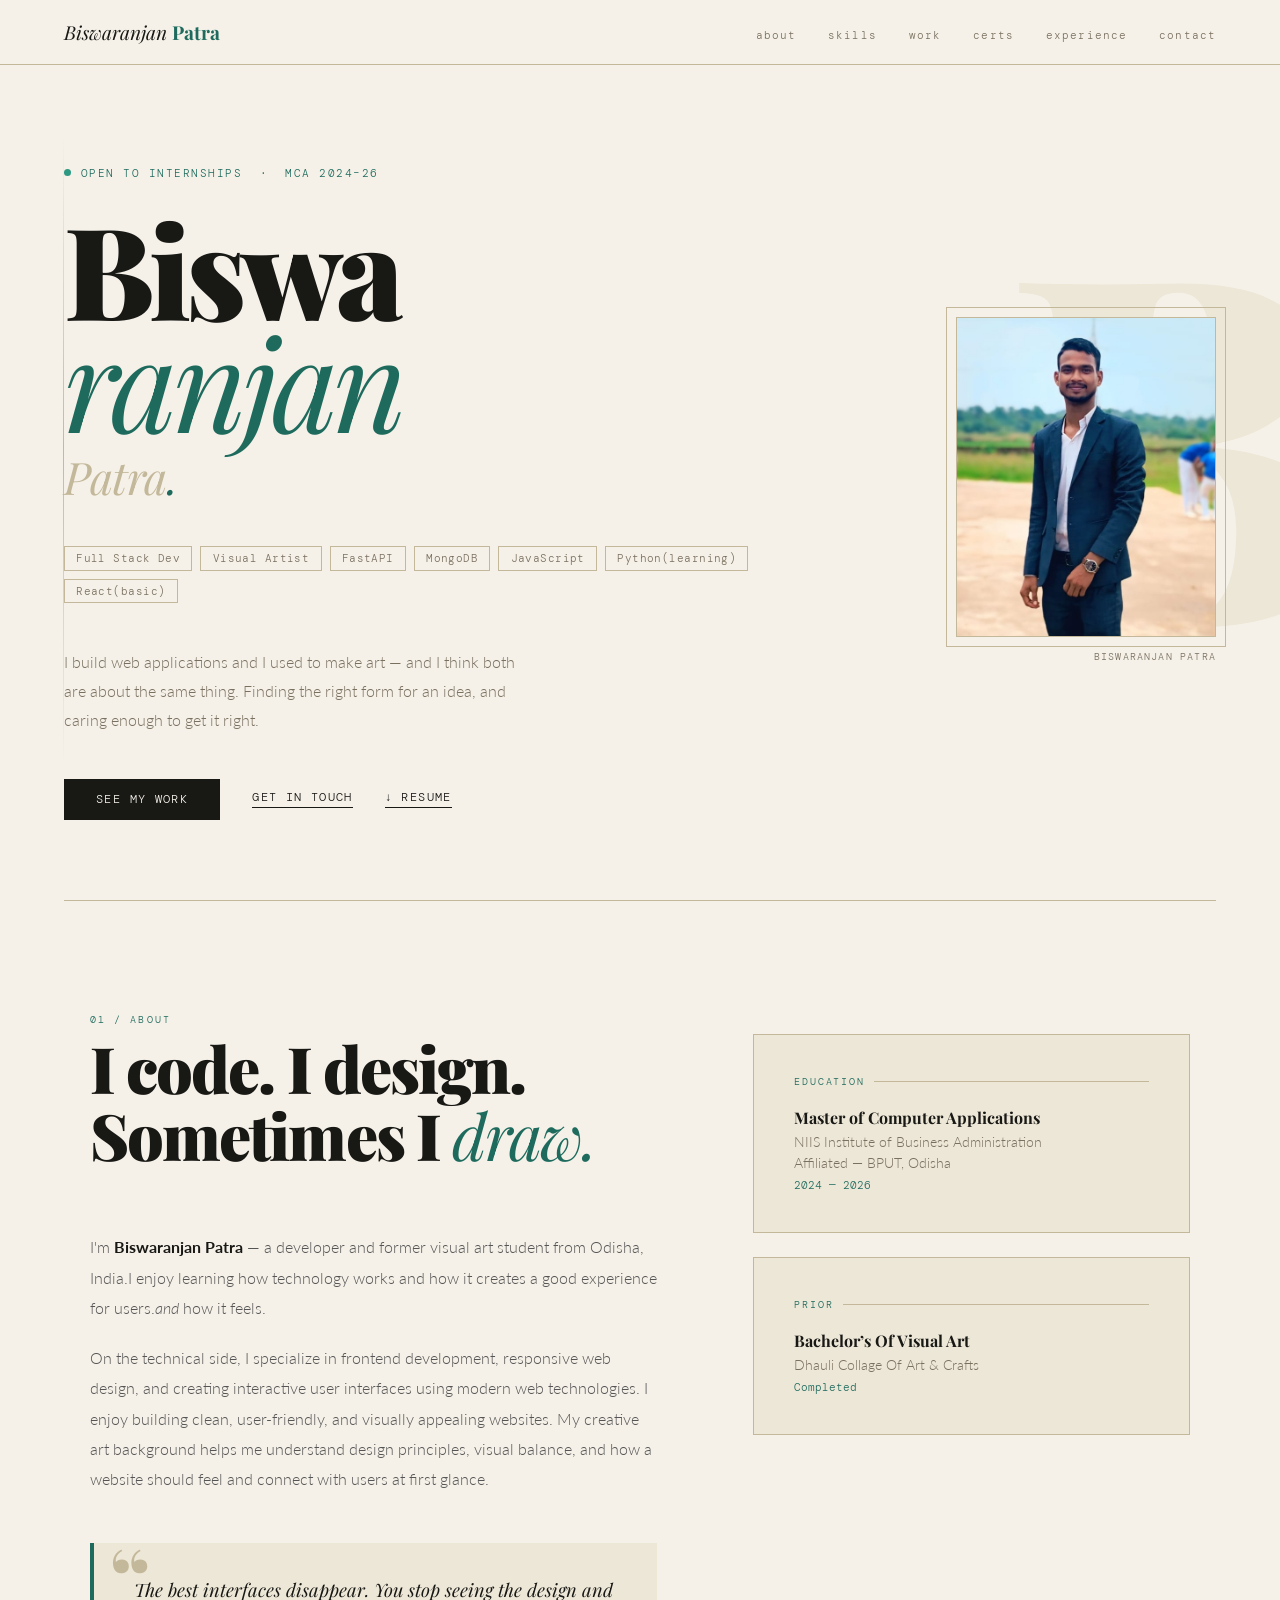
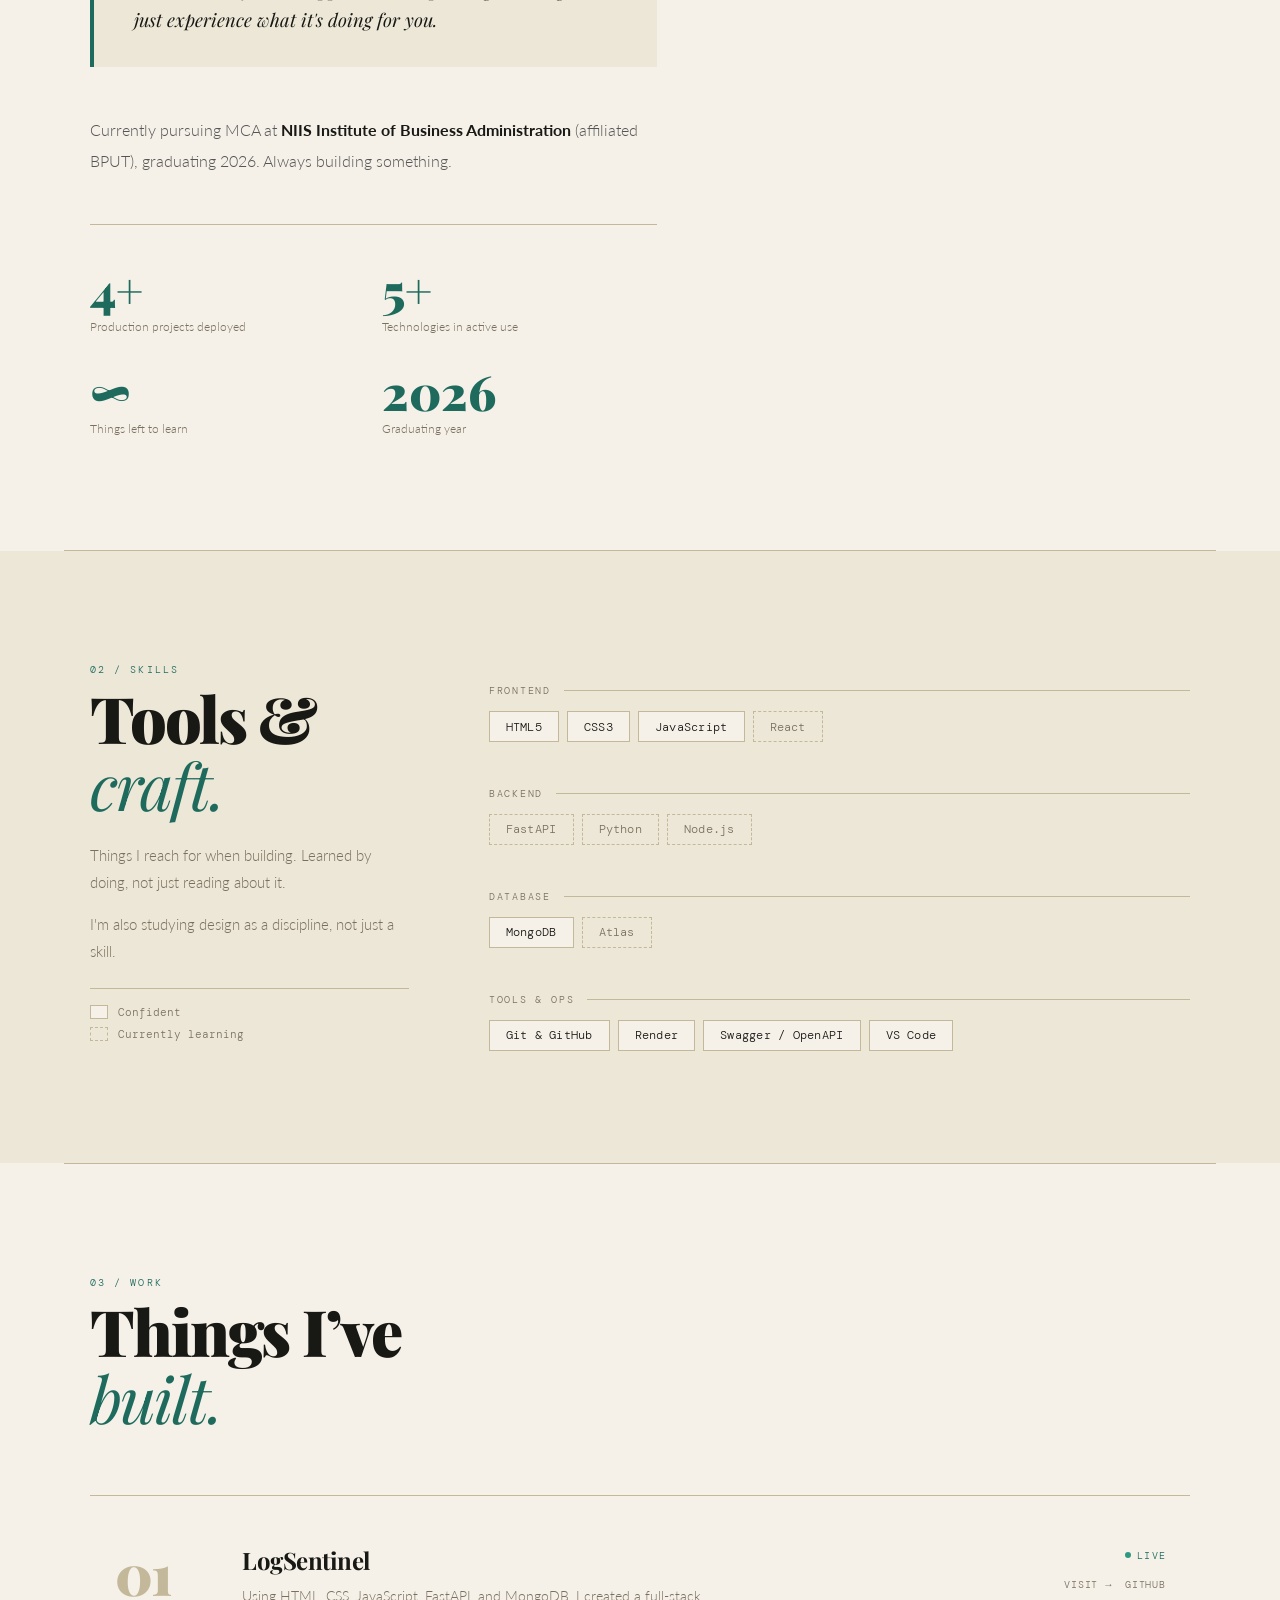
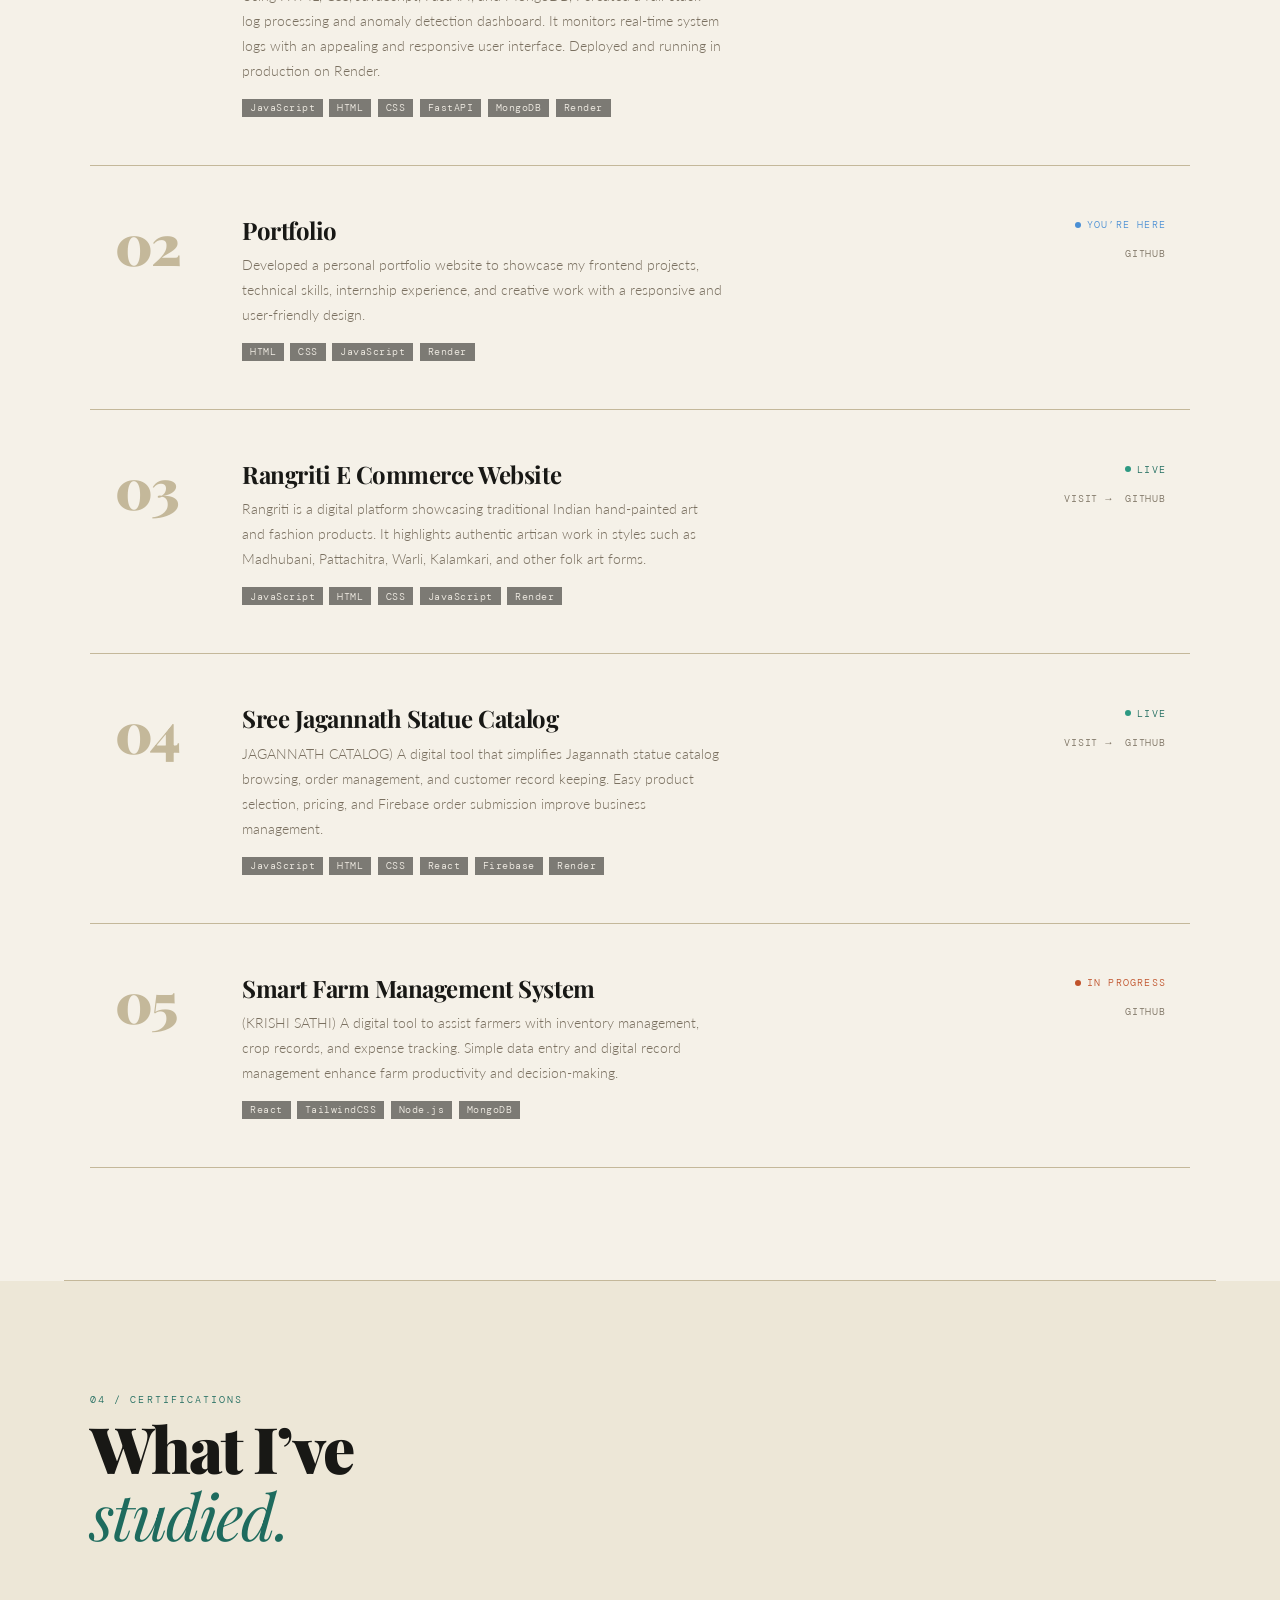
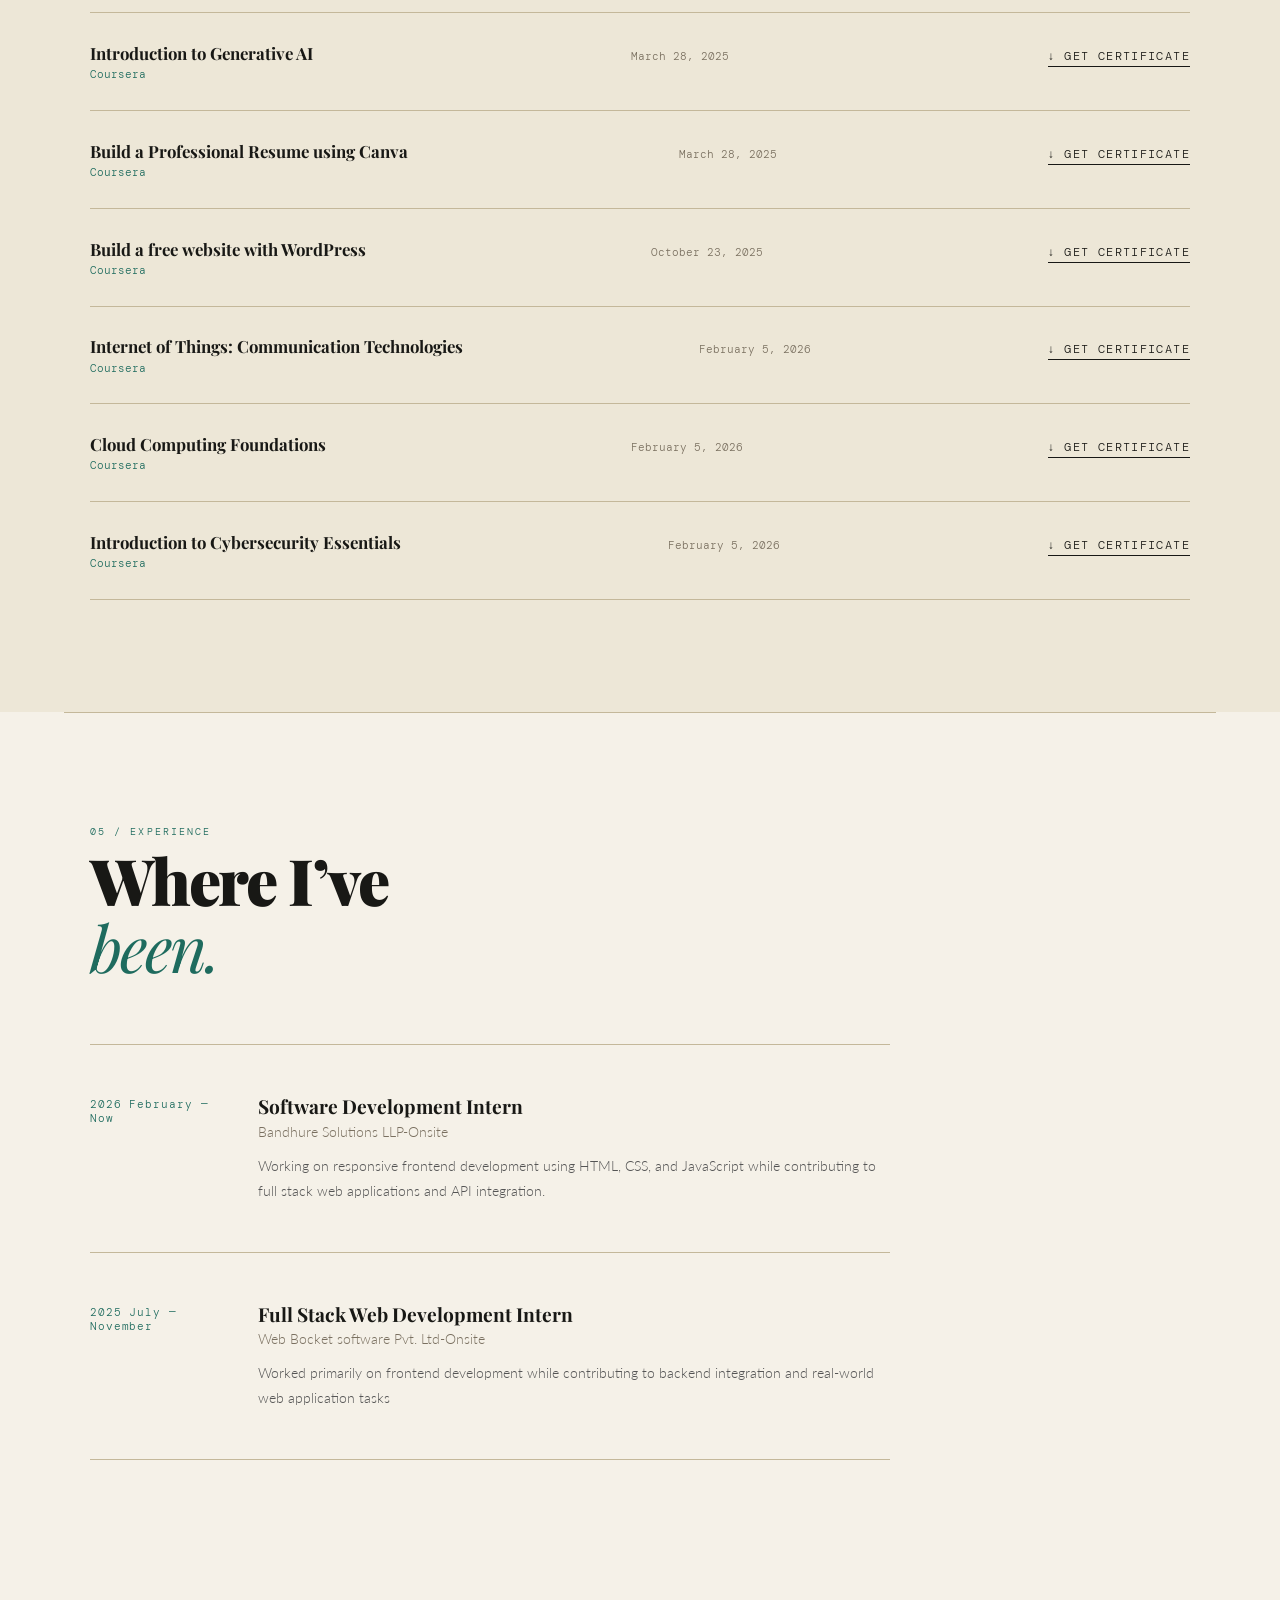
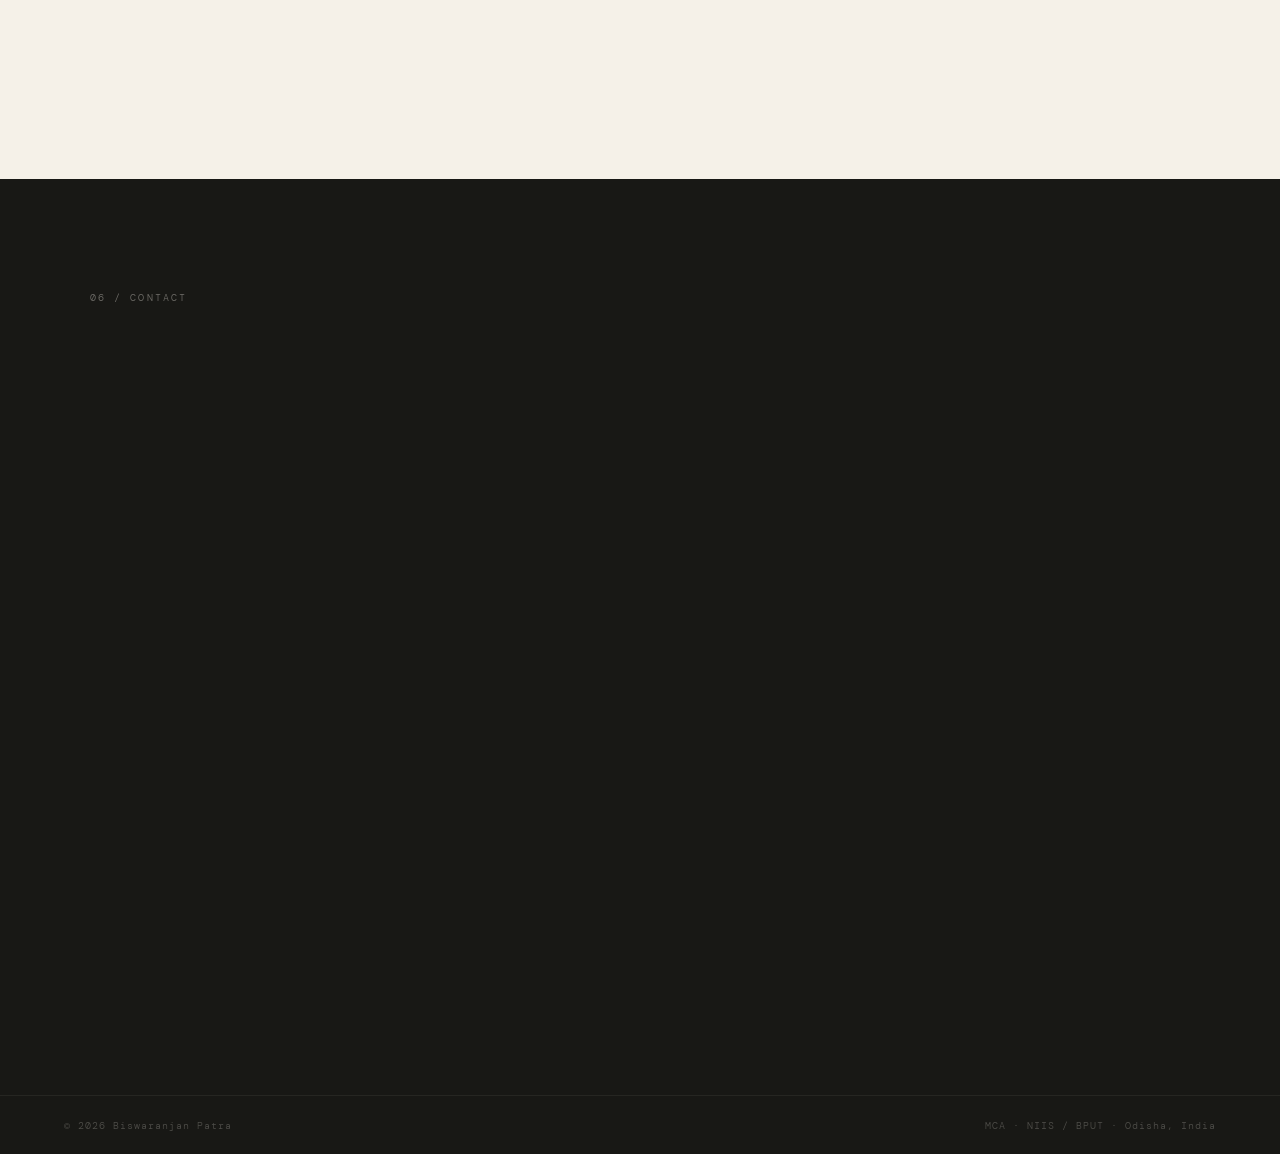
<file: index.html>
<!DOCTYPE html>
<html lang="en">

<head>
  <meta charset="UTF-8">
  <meta name="viewport" content="width=device-width, initial-scale=1.0">
  <title>Biswaranjan Patra</title>
  <link rel="stylesheet" href="style.css">
</head>

<body>

  <nav>
    <div class="nav-logo">Biswaranjan <b>Patra</b></div>
    <ul class="nav-links">
      <li><a href="#about">about</a></li>
      <li><a href="#skills">skills</a></li>
      <li><a href="#projects">work</a></li>
      <li><a href="#certifications">certs</a></li>
      <li><a href="#experience">experience</a></li>
      <li><a href="#contact">contact</a></li>
    </ul>
    <button class="hamburger" id="hamburger"><span></span><span></span><span></span></button>
  </nav>
  <div class="mobile-menu" id="mobileMenu">
    <a href="#about" onclick="closeMobile()">about</a>
    <a href="#skills" onclick="closeMobile()">skills</a>
    <a href="#projects" onclick="closeMobile()">work</a>
    <a href="#certifications" onclick="closeMobile()">certifications</a>
    <a href="#experience" onclick="closeMobile()">experience</a>
    <a href="#contact" onclick="closeMobile()">contact</a>
  </div>

  <!-- ══ HERO ══════════════════════════════════════════ -->
  <section id="hero">
    <div class="hero-letter">B</div>
    <div class="hero-rule"></div>
    <div class="hero-inner">
      <div class="hero-content">
        <div class="hero-status">
          <span class="pulse"></span>
          Open to internships &nbsp;&middot;&nbsp; MCA 2024&ndash;26
        </div>
        <h1 class="hero-name">
          Biswa<span class="italic-line">ranjan</span>
        </h1>
        <p class="hero-sub">Patra<span style="color:var(--teal)">.</span></p>
        <div class="hero-chips">
          <span class="chip">Full Stack Dev</span>
          <span class="chip">Visual Artist</span>
          <span class="chip">FastAPI</span>
          <span class="chip">MongoDB</span>
          <span class="chip">JavaScript</span>
          <span class="chip">Python(learning)</span>
          <span class="chip">React(basic)</span>

        </div>
        <p class="hero-desc">
          I build web applications and I used to make art &mdash; and I think
          both are about the same thing. Finding the right form for an idea,
          and caring enough to get it right.
        </p>
        <div class="hero-actions">
          <a href="#projects" class="btn-fill">See my work</a>
          <a href="#contact" class="btn-ghost">Get in touch</a>
          <a href="BiswaranjanPatra_Resume.pdf" download class="btn-ghost">&#8595; Resume</a>
        </div>
      </div>

      
      <div class="hero-photo-col">
        <div class="photo-wrap">
          <div class="photo-inner">
            <img src="biswaPotrfolio.jpeg" alt="Biswaranjan Patra"
              style="width:100%;height:100%;object-fit:cover;display:block;">
          </div>
        </div>
        <div class="photo-tag">Biswaranjan Patra </div>
      </div>
    </div>
  </section>

  <hr class="divider">

  <!-- ══ ABOUT ══════════════════════════════════════════ -->
  <section id="about">
    <div class="inner">
      <div class="label reveal">01 / About</div>
      <div class="about-grid">
        <div class="about-left reveal">
          <h2 class="big-heading">I code. I design.<br>Sometimes I <em>draw.</em></h2>
          <p>I'm <strong>Biswaranjan Patra</strong> &mdash; a developer and former visual art student from Odisha,
            India.I enjoy learning how technology works and how it creates a good experience for users.<em>and</em> how
            it feels.</p>
          <p>On the technical side, I specialize in frontend development, responsive web design, and creating interactive user interfaces using modern web technologies. I enjoy building clean, user-friendly, and visually appealing websites. My creative art background helps me understand design principles, visual balance, and how a website should feel and connect with users at first glance.</p>
          <div class="pull-quote">
            <p>The best interfaces disappear. You stop seeing the design and just experience what it's doing for you.
            </p>
          </div>
          <p>Currently pursuing MCA at <strong>NIIS Institute of Business Administration</strong> (affiliated BPUT),
            graduating 2026. Always building something.</p>
          <div class="about-facts">
            <div class="fact">
              <div class="fact-n">4+</div>
              <div class="fact-l">Production projects deployed</div>
            </div>
            <div class="fact">
              <div class="fact-n">5+</div>
              <div class="fact-l">Technologies in active use</div>
            </div>
            <div class="fact">
              <div class="fact-n">&#8734;</div>
              <div class="fact-l">Things left to learn</div>
            </div>
            <div class="fact">
              <div class="fact-n">2026</div>
              <div class="fact-l">Graduating year</div>
            </div>
          </div>
        </div>
        <div class="about-right reveal">
          <div class="about-card">
            <div class="about-card-label">Education</div>
            <div class="edu-deg">Master of Computer Applications</div>
            <div class="edu-school">NIIS Institute of Business Administration<br>Affiliated &mdash; BPUT, Odisha</div>
            <div class="edu-year">2024 &mdash; 2026</div>
          </div>
          <div class="about-card">
            <div class="about-card-label">Prior</div>
            <div class="edu-deg">Bachelor&rsquo;s Of Visual Art</div>
            <div class="edu-school">Dhauli Collage Of Art & Crafts</div>
            <div class="edu-year">Completed</div>
          </div>
          
        </div>
      </div>
    </div>
  </section>

  <hr class="divider">

  <!-- ══ SKILLS ════════════════════════════════════════ -->
  <section id="skills">
    <div class="inner">
      <div class="label reveal">02 / skills</div>
      <div class="skills-layout">
        <div class="skills-sidebar reveal">
          <h2 class="big-heading" style="margin-bottom:1.5rem">Tools &amp;<br><em>craft.</em></h2>
          <p>Things I reach for when building. Learned by doing, not just reading about it.</p>
          <p>I'm also studying design as a discipline, not just a skill.</p>
          <div class="skills-legend">
            <div class="legend-item">
              <div class="legend-box"></div> Confident
            </div>
            <div class="legend-item">
              <div class="legend-box dash"></div> Currently learning
            </div>
          </div>
        </div>
        <div class="skills-body reveal">
          <div class="sk-group">
            <div class="sk-group-name">Frontend</div>
            <div class="sk-pills">
              <span class="sk-pill">HTML5</span>
              <span class="sk-pill">CSS3</span>
              <span class="sk-pill">JavaScript</span>
              <span class="sk-pill learn">React</span>
            </div>
          </div>
          <div class="sk-group">
            <div class="sk-group-name">Backend</div>
            <div class="sk-pills">
              <span class="sk-pill learn">FastAPI</span>
              <span class="sk-pill learn">Python</span>
              <span class="sk-pill learn">Node.js</span>
            </div>
          </div>
          <div class="sk-group">
            <div class="sk-group-name">Database</div>
            <div class="sk-pills">
              <span class="sk-pill">MongoDB</span>
              <!-- <span class="sk-pill">Motor (async)</span> -->
              <span class="sk-pill learn">Atlas</span>
            </div>
          </div>
          <!-- <div class="sk-group">
          <div class="sk-group-name">ML &amp; Data</div>
          <div class="sk-pills">
            <span class="sk-pill">Scikit-learn</span>
            <span class="sk-pill">IsolationForest</span>
            <span class="sk-pill learn">Pandas</span>
          </div>
        </div> -->
          <div class="sk-group">
            <div class="sk-group-name">Tools &amp; Ops</div>
            <div class="sk-pills">
              <span class="sk-pill">Git &amp; GitHub</span>
              <span class="sk-pill">Render</span>
              <span class="sk-pill">Swagger / OpenAPI</span>
              <span class="sk-pill">VS Code</span>
            </div>
          </div>
          
          </div>
        </div>
      </div>
    </div>
  </section>

  <hr class="divider">

  <!-- ══ PROJECTS ═══════════════════════════════════════ -->
  <section id="projects">
    <div class="inner">
      <div class="label reveal">03 / work</div>
      <h2 class="big-heading reveal">Things I&rsquo;ve<br><em>built.</em></h2>
      <div class="proj-list">

        <div class="proj-item reveal">
          <div class="proj-n">01</div>
          <div class="proj-body">
            <div class="proj-name">LogSentinel</div>
            <div class="proj-desc">Using HTML, CSS, JavaScript, FastAPI, and MongoDB, I created a full-stack log processing and anomaly detection dashboard. It monitors real-time system logs with an appealing and responsive user interface. Deployed and running in production on Render.</div>
            <div class="proj-stack">
                            <span class="proj-tag">JavaScript</span>
              <span class="proj-tag">HTML</span>
              <span class="proj-tag">CSS</span>
              <span class="proj-tag">FastAPI</span>
              <span class="proj-tag">MongoDB</span>
              <!-- <span class="proj-tag">Scikit-learn</span> -->
              <span class="proj-tag">Render</span>
            </div>
          </div>
          <div class="proj-aside">
            <div class="proj-status"><span class="dot-live"></span><span class="live-c">Live</span></div>
            <div class="proj-links">
              <a href="https://logsentinel.onrender.com" target="_blank" class="plink">Visit &rarr;</a>
              <a href="https://github.com/Biswaranjan456/logSentinel" target="_blank" class="plink">GitHub</a>
            </div>
          </div>
        </div>

        <div class="proj-item reveal">
          <div class="proj-n">02</div>
          <div class="proj-body">
            <div class="proj-name">Portfolio</div>
            <div class="proj-desc">Developed a personal portfolio website to showcase my frontend projects, technical skills, internship experience, and creative work with a responsive and user-friendly design.</div>
            <div class="proj-stack">
              <span class="proj-tag">HTML</span>
              <span class="proj-tag">CSS</span>
              <span class="proj-tag">JavaScript</span>
              <span class="proj-tag">Render</span>
            </div>
          </div>
          <div class="proj-aside">
            <div class="proj-status"><span class="dot-here"></span><span class="here-c">You&rsquo;re here</span></div>
            <div class="proj-links">
              <a href="https://github.com/Biswaranjan456/portfolio" target="_blank" class="plink">GitHub</a>
            </div>
          </div>
        </div>

        <div class="proj-item reveal">
          <div class="proj-n">03</div>
          <div class="proj-body">
            <div class="proj-name">Rangriti E Commerce Website</div>
            <div class="proj-desc">Rangriti is a digital platform showcasing traditional Indian hand-painted art and fashion products.
                 It highlights authentic artisan work in styles such as Madhubani, Pattachitra, Warli, Kalamkari, and other folk art forms.
</div>
            <div class="proj-stack">
                            <span class="proj-tag">JavaScript</span>
              <span class="proj-tag">HTML</span>
              <span class="proj-tag">CSS</span>
              <span class="proj-tag">JavaScript</span>
              <!-- <span class="proj-tag">MongoDB</span> -->
              <!-- <span class="proj-tag">Scikit-learn</span> -->
              <span class="proj-tag">Render</span>
            </div>
          </div>
          <div class="proj-aside">
            <div class="proj-status"><span class="dot-live"></span><span class="live-c">Live</span></div>
            <div class="proj-links">
              <a href="https://rangriti-ecommerce.onrender.com/Rangriti.html" target="_blank" class="plink">Visit &rarr;</a>
              <a href="https://github.com/Biswaranjan456/Biswa.java" target="_blank" class="plink">GitHub</a>
            </div>
          </div>
        </div>

        <div class="proj-item reveal">
          <div class="proj-n">04</div>
          <div class="proj-body">
            <div class="proj-name">Sree Jagannath Statue Catalog</div>
            <div class="proj-desc">JAGANNATH CATALOG) A digital tool that simplifies Jagannath statue catalog browsing, order management, and customer record keeping. Easy product selection, pricing, and Firebase order submission improve business management.</div>
            <div class="proj-stack">
                            <span class="proj-tag">JavaScript</span>
              <span class="proj-tag">HTML</span>
              <span class="proj-tag">CSS</span>
              <span class="proj-tag">React</span>
              <span class="proj-tag">Firebase</span>
              <!-- <span class="proj-tag">Scikit-learn</span> -->
              <span class="proj-tag">Render</span>
            </div>
          </div>
          <div class="proj-aside">
            <div class="proj-status"><span class="dot-live"></span><span class="live-c">Live</span></div>
            <div class="proj-links">
              <a href="https://jagannath-catalogue.onrender.com" target="_blank" class="plink">Visit &rarr;</a>
              <a href="https://github.com/Biswaranjan456/catalogue" target="_blank" class="plink">GitHub</a>
            </div>
          </div>
        </div>

        <div class="proj-item reveal">
          <div class="proj-n">05</div>
          <div class="proj-body">
            <div class="proj-name">Smart Farm Management System</div>
            <div class="proj-desc">(KRISHI SATHI) A digital tool to assist farmers with inventory
management, crop records, and expense tracking. Simple data entry and digital record management
enhance farm productivity and decision-making.</div>
            <div class="proj-stack">
              <span class="proj-tag">React</span>
              <span class="proj-tag">TailwindCSS</span>
              <span class="proj-tag">Node.js</span>
              <span class="proj-tag">MongoDB</span>
            </div>
          </div>
          <div class="proj-aside">
            <div class="proj-status"><span class="dot-wip"></span><span class="wip-c">In progress</span></div>
            <div class="proj-links">
              <a href="https://github.com/Biswaranjan456/Farm_management" target="_blank" class="plink">GitHub</a>
            </div>
          </div>
        </div>

      </div>
    </div>
  </section>

  <hr class="divider">

  <!-- ══ CERTIFICATIONS ═════════════════════════════════ -->
  <section id="certifications">
    <div class="inner">
      <div class="label reveal">04 / certifications</div>
      <h2 class="big-heading reveal">What I&rsquo;ve<br><em>studied.</em></h2>
      <div class="cert-list reveal">

        <div class="cert-row">
          <div>
            <div class="cert-name">Introduction to Generative AI</div>
            <div class="cert-by">Coursera</div>
          </div>
          <div class="cert-yr">March 28, 2025</div>
          <a href="Coursera GenAI.pdf" download class="btn-ghost">&#8595; Get Certificate</a>

        </div>
        <div class="cert-row">
          <div>
            <div class="cert-name">Build a Professional Resume using Canva</div>
            <div class="cert-by">Coursera</div>
          </div>
          <div class="cert-yr">March 28, 2025</div>
          <a href="Coursera resumeCanva.pdf" download class="btn-ghost">&#8595; Get Certificate</a>

        </div>
        <div class="cert-row">
          <div>
            <div class="cert-name">Build a free website with WordPress</div>
            <div class="cert-by">Coursera</div>
          </div>
          <div class="cert-yr">October 23, 2025</div>
          <a href="Coursera wordpress.pdf" download class="btn-ghost">&#8595; Get Certificate</a>

        </div>
        <div class="cert-row">
          <div>
            <div class="cert-name">Internet of Things: Communication Technologies</div>
            <div class="cert-by">Coursera</div>
          </div>
          <div class="cert-yr">February 5, 2026</div>
          <a href="Coursera iot.pdf" download class="btn-ghost">&#8595; Get Certificate</a>

        </div>

        <div class="cert-row">
          <div>
            <div class="cert-name">Cloud Computing Foundations</div>
            <div class="cert-by">Coursera</div>
          </div>
          <div class="cert-yr">February 5, 2026</div>
          <a href="Coursera cloudComputing.pdf" download class="btn-ghost">&#8595; Get Certificate</a>

        </div>
        <div class="cert-row">
          <div>
            <div class="cert-name">Introduction to Cybersecurity Essentials</div>
            <div class="cert-by">Coursera</div>
          </div>
          <div class="cert-yr">February 5, 2026</div>
          <a href="Coursera CyberE.pdf" download class="btn-ghost">&#8595; Get Certificate</a>
        </div>
      </div>
    </div>
  </section>

  <hr class="divider">

  <!-- ══ EXPERIENCE ════════════════════════════════════ -->
  <section id="experience">
    <div class="inner">
      
      <div class="label reveal">05 / experience</div>
      <h2 class="big-heading reveal">Where I&rsquo;ve<br><em>been.</em></h2>
      <div class="exp-list">
        <div class="exp-row reveal">
          <div class="exp-year">2026 February &mdash; Now </div>
          <div class="exp-body">
            <div class="exp-role">Software Development Intern</div>
            <div class="exp-co">Bandhure Solutions LLP-Onsite</div>
            <div class="exp-desc">Working on responsive frontend development using HTML, CSS, and
JavaScript while contributing to full stack web applications and API
integration.</div>
          </div>
                </div>

        <div class="exp-row reveal">
          <div class="exp-year">2025 July &mdash; November </div>
          <div class="exp-body">
            <div class="exp-role">Full Stack Web Development Intern</div>
            <div class="exp-co">Web Bocket software Pvt. Ltd-Onsite</div>
            <div class="exp-desc">Worked primarily on frontend development while contributing to
backend integration and real-world web application tasks</div>
          </div>
        </div>
        <div class="exp-row reveal">
          <div class="exp-year">2025 june &mdash; August</div>
          <div class="exp-body">
            <div class="exp-role">Full Stack web Development lntern(Virtual)</div>
            <div class="exp-co">Embrizon
              technologies - Remote</div>
            <div class="exp-desc">Worked on live project modules using HTML, CSS, and JavaScript.
Learned teamwork in a professional virtual environment.</div>
          </div>
        </div>
      </div>
    </div>
  </section>

  <!-- ══ CONTACT ════════════════════════════════════════ -->
  <section id="contact">
    <div class="inner">
      <div class="label reveal">06 / contact</div>
      <div class="contact-grid">
        <div class="contact-left reveal">
          <h2 class="big-heading">Let&rsquo;s talk about<br><em>something real.</em></h2>
          <p>I&rsquo;m open to internships, collaborations, and interesting problems. If you&rsquo;re building something
            thoughtful, reach out.</p>
          <div class="contact-list">
            <a href="mailto:biswaranjanp272@gmail.com" class="clink">
              <span class="cl-type">email</span>
              <span class="cl-text">biswaranjanp272@gmail.com</span>
            </a>
            <a href="https://github.com/Biswaranjan456" target="_blank" class="clink">
              <span class="cl-type">github</span>
              <span class="cl-text">github.com/Biswaranjan456</span>
            </a>
            <a href="https://logsentinel.onrender.com" target="_blank" class="clink">
              <span class="cl-type">project</span>
              <span class="cl-text">logsentinel.onrender.com</span>
            </a>
            <a href="https://rangriti-ecommerce.onrender.com/Rangriti.html" target="_blank" class="clink">
              <span class="cl-type">project</span>
              <span class="cl-text">rangriti-ecommerce.onrender.com</span>
            </a>
            <a href="https://jagannath-catalogue.onrender.com" target="_blank" class="clink">
              <span class="cl-type">project</span>
              <span class="cl-text">jagannath-catalogue.onrender.com</span>
            </a>
            <a href="My_Resume_Biswaranjan.pdf" download class="clink">
              <span class="cl-type">resume</span>
              <span class="cl-text">Download resume &darr;</span>
            </a>
          </div>
        </div>
        <div class="contact-right reveal">
          <div class="c-quote">&ldquo;Good work is made by people who care about the details that nobody notices &mdash;
            until they&rsquo;re wrong.&rdquo;</div>
          <div class="c-available"><span class="pulse"></span> Available for internships</div>
        </div>
      </div>
    </div>
  </section>

  <footer>
    <span>&copy; 2026 Biswaranjan Patra</span>
    <span>MCA &middot; NIIS / BPUT &middot; Odisha, India</span>
  </footer>

  <script src="main.js"></script>
</body>

</html>
</file>
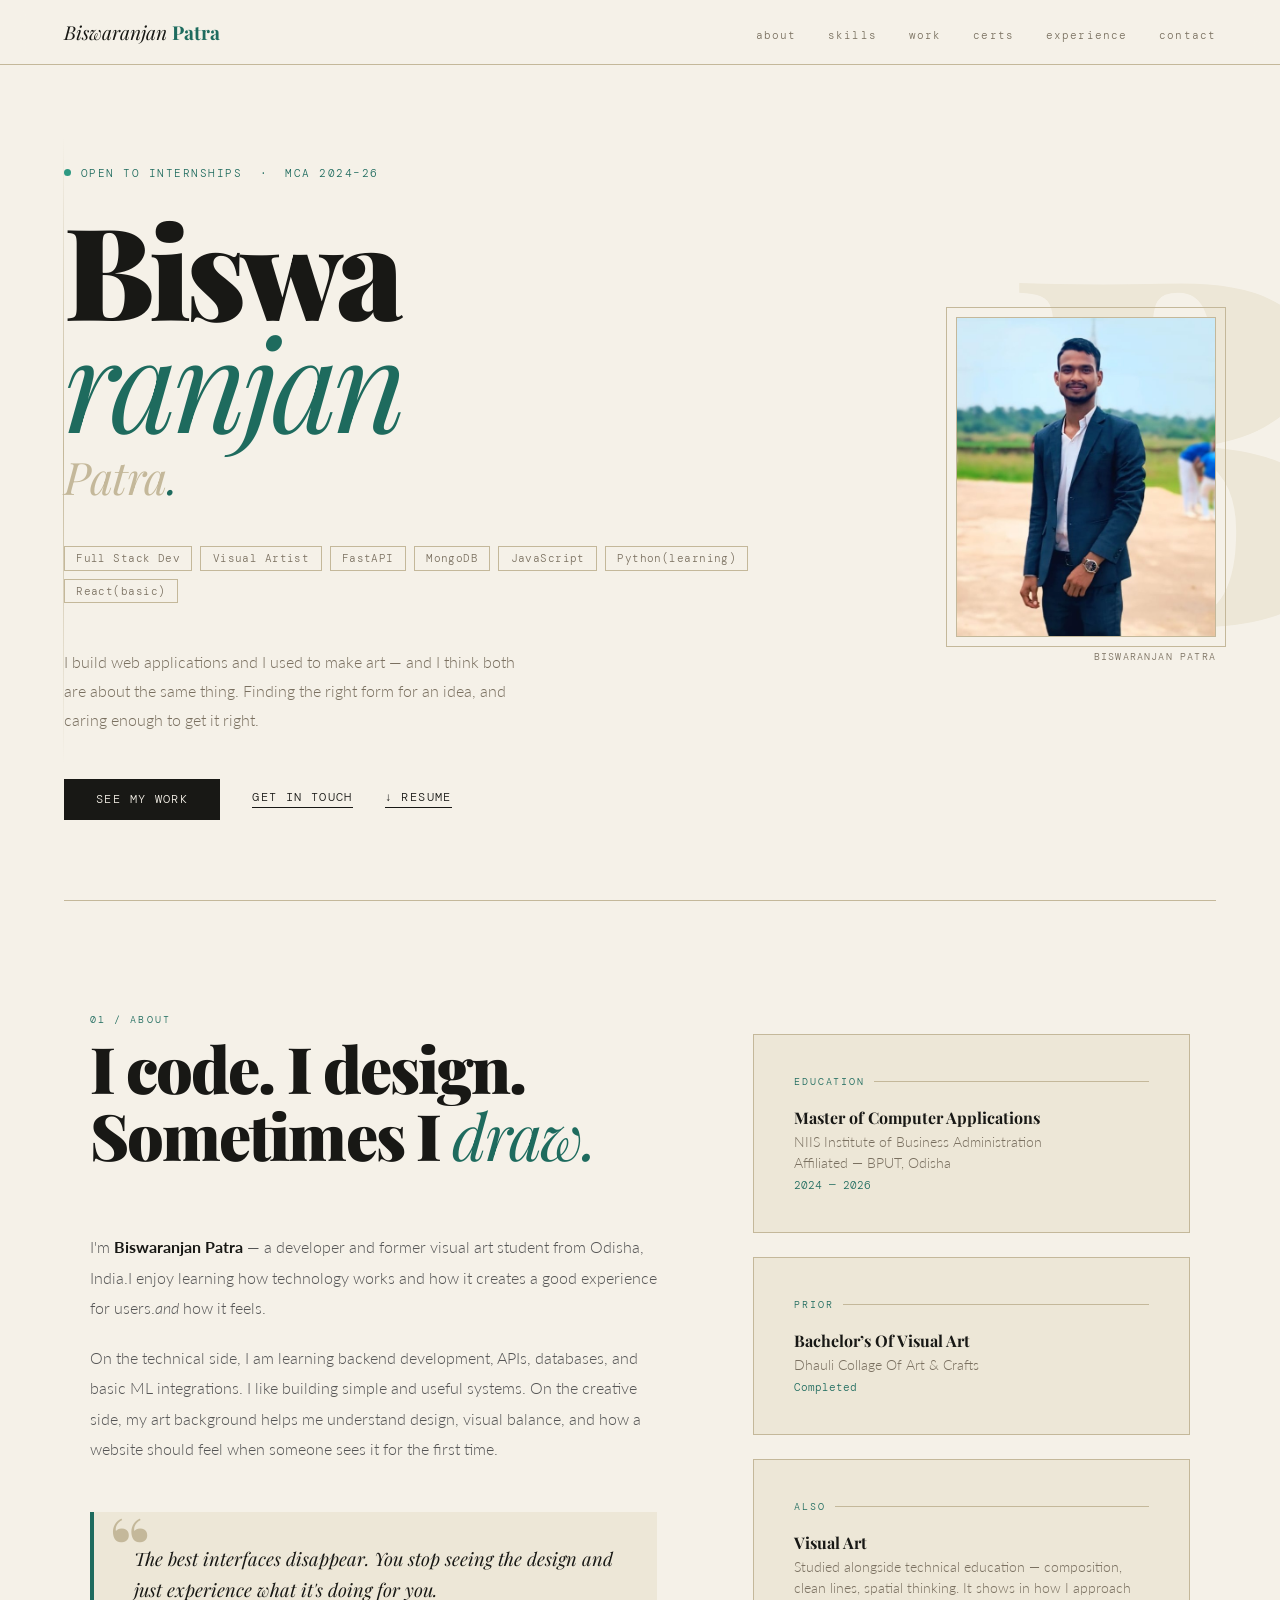
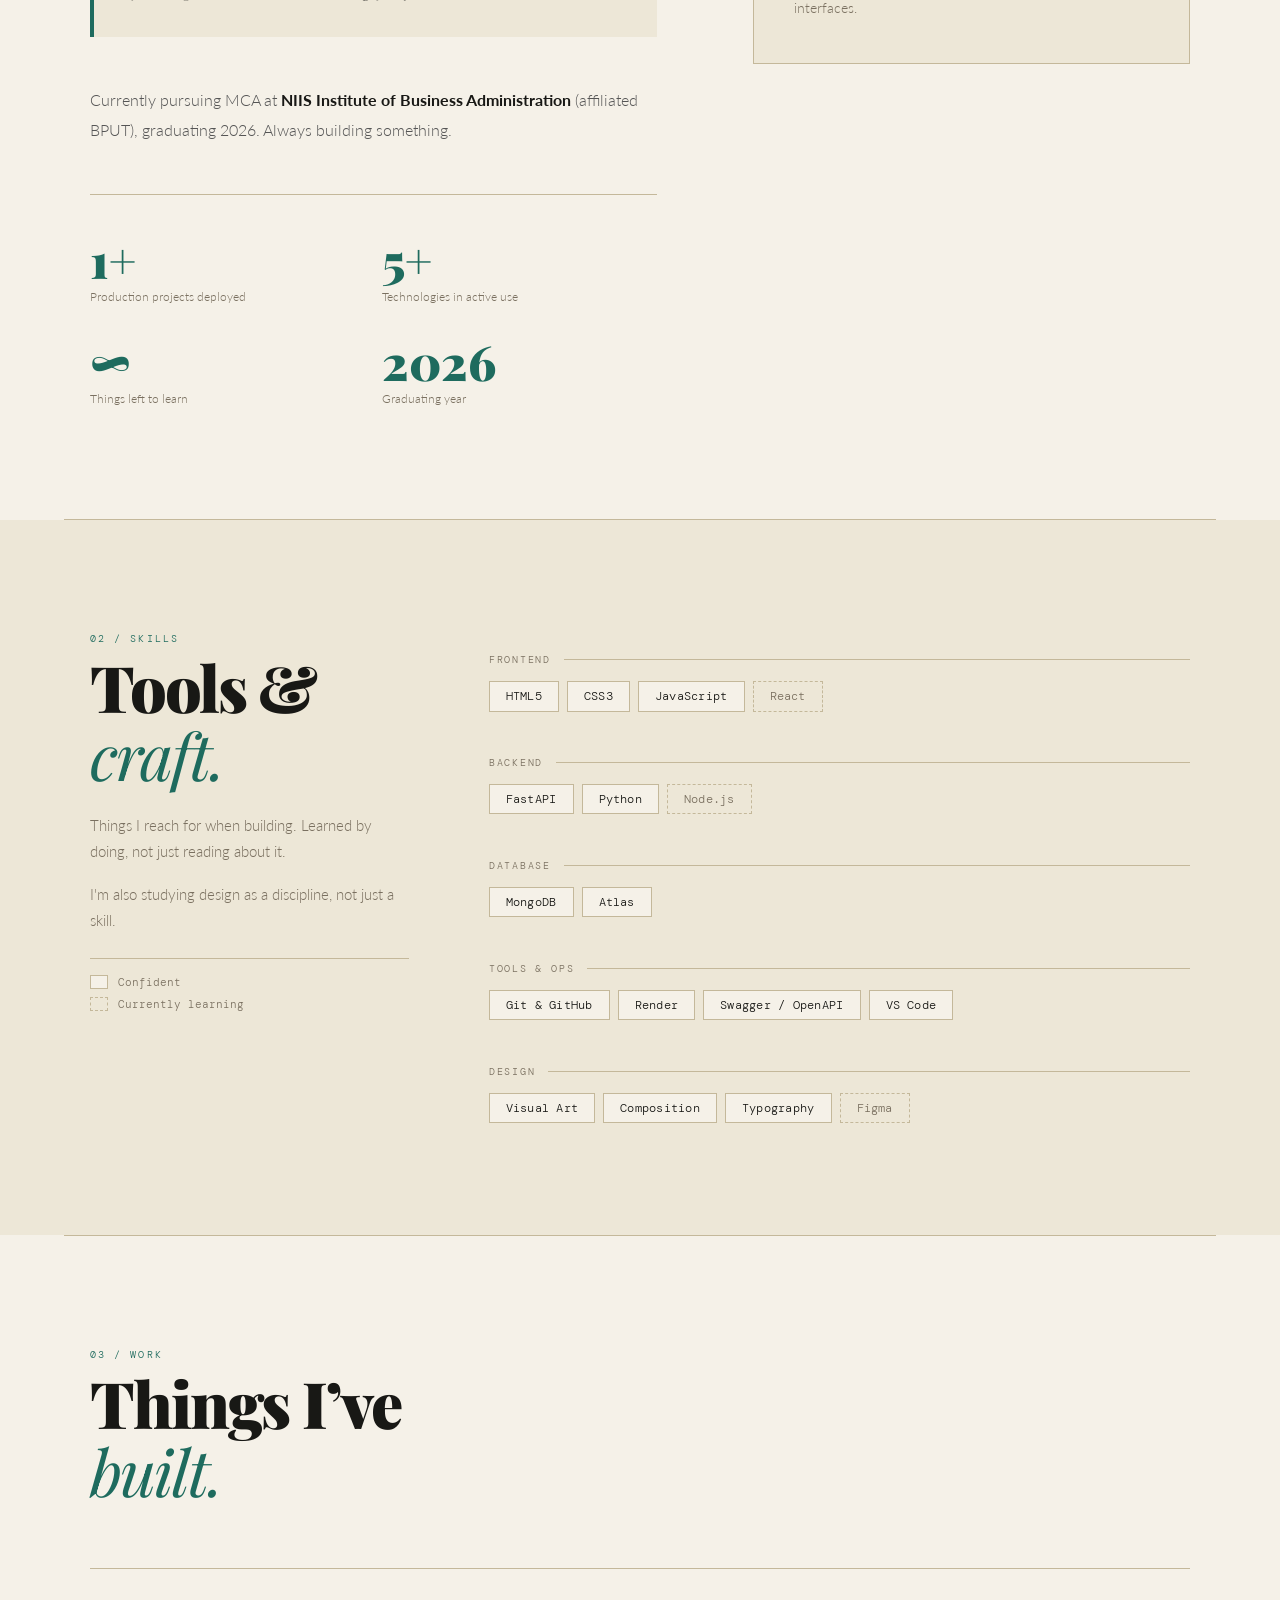
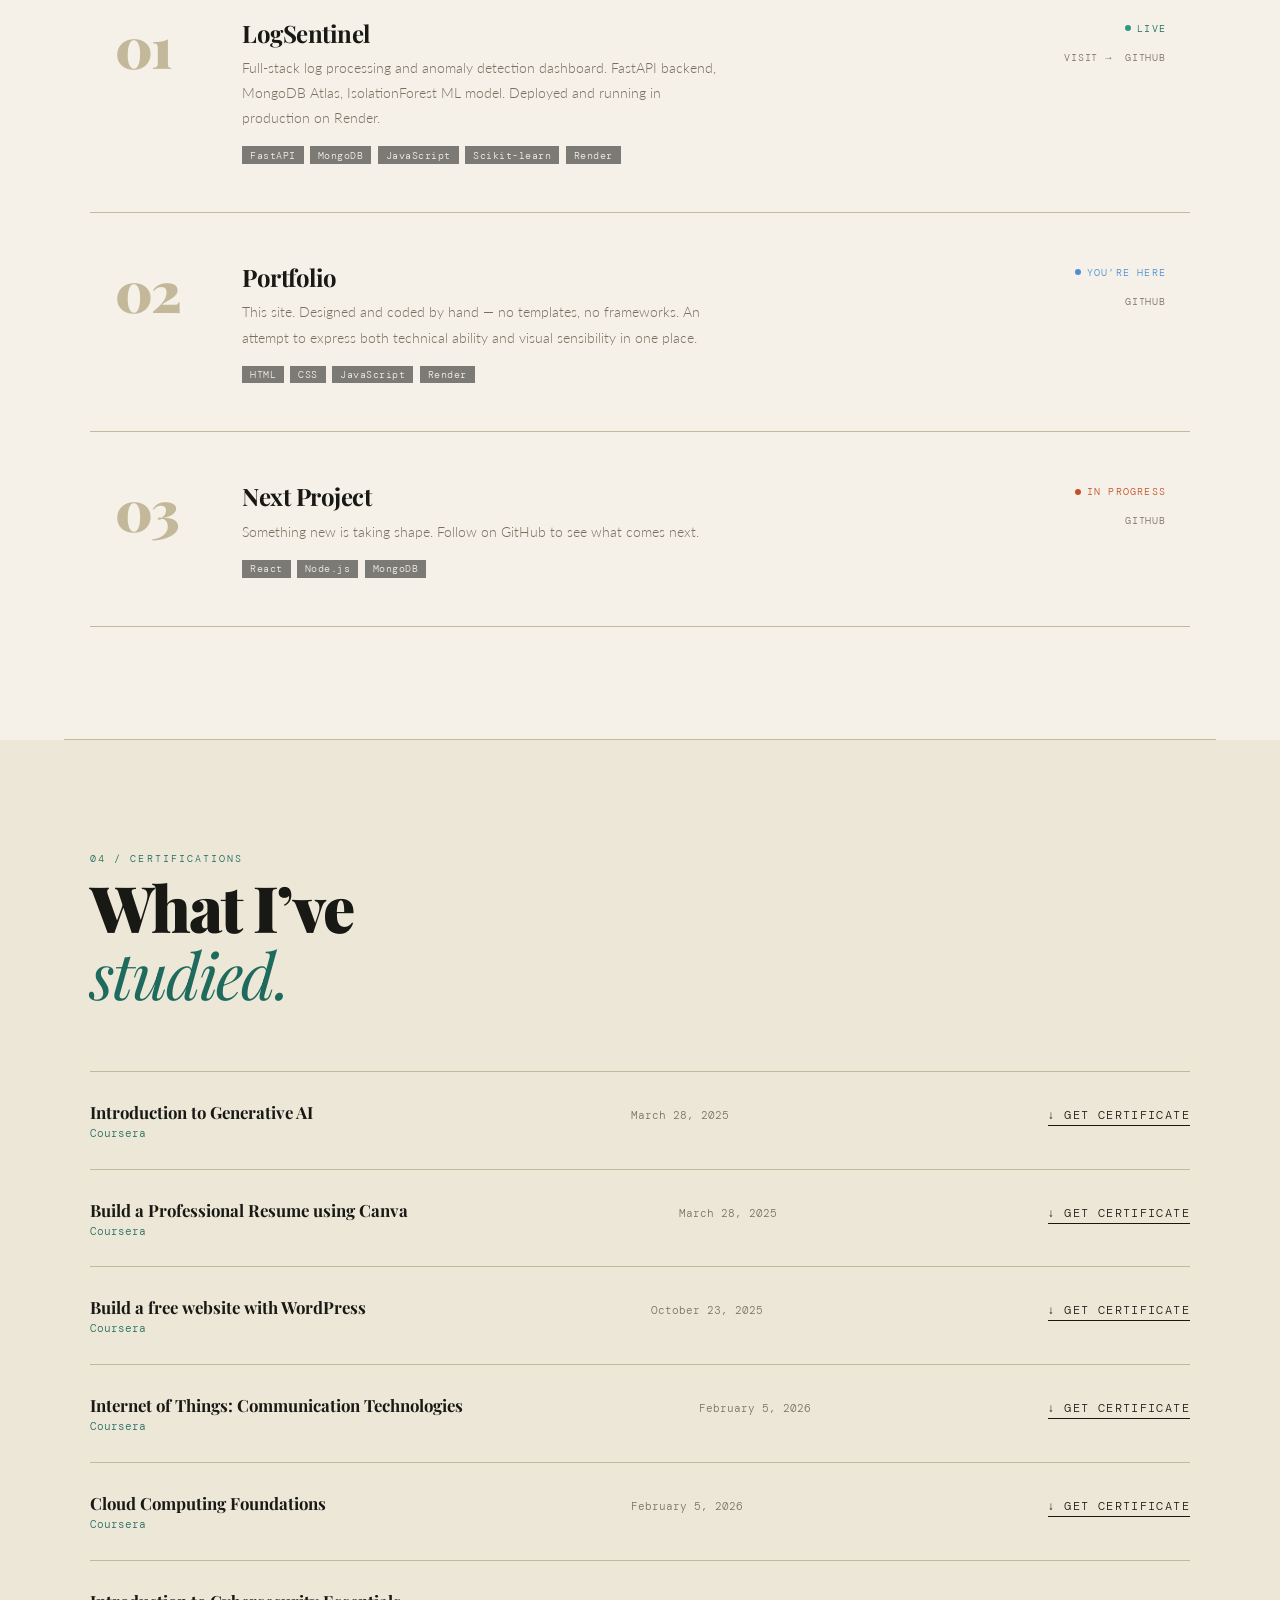
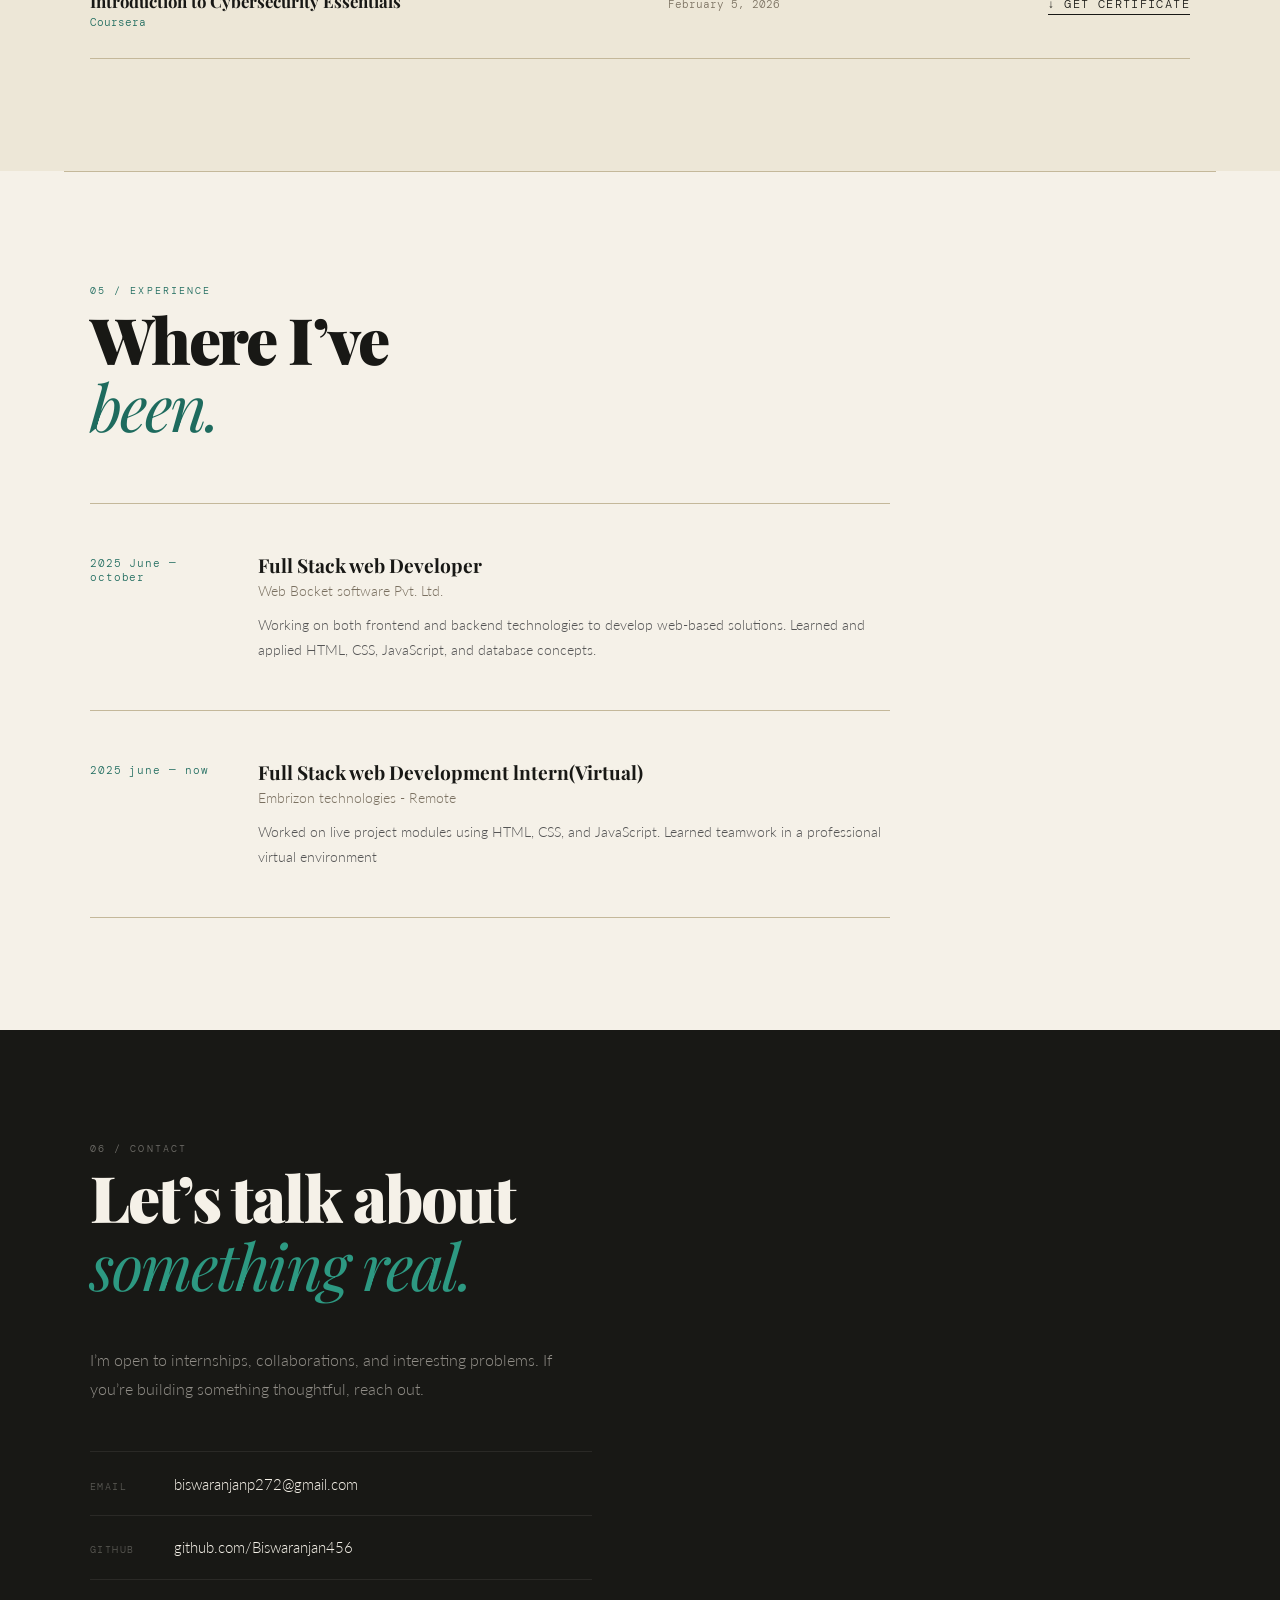
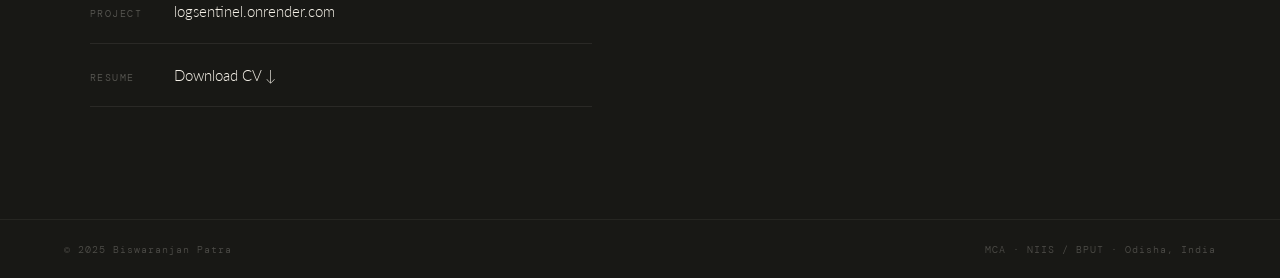
<file: portfolio.html>
<!DOCTYPE html>
<html lang="en">

<head>
  <meta charset="UTF-8">
  <meta name="viewport" content="width=device-width, initial-scale=1.0">
  <title>Biswaranjan Patra</title>
  <link rel="stylesheet" href="style.css">
</head>

<body>

  <nav>
    <div class="nav-logo">Biswaranjan <b>Patra</b></div>
    <ul class="nav-links">
      <li><a href="#about">about</a></li>
      <li><a href="#skills">skills</a></li>
      <li><a href="#projects">work</a></li>
      <li><a href="#certifications">certs</a></li>
      <li><a href="#experience">experience</a></li>
      <li><a href="#contact">contact</a></li>
    </ul>
    <button class="hamburger" id="hamburger"><span></span><span></span><span></span></button>
  </nav>
  <div class="mobile-menu" id="mobileMenu">
    <a href="#about" onclick="closeMobile()">about</a>
    <a href="#skills" onclick="closeMobile()">skills</a>
    <a href="#projects" onclick="closeMobile()">work</a>
    <a href="#certifications" onclick="closeMobile()">certifications</a>
    <a href="#experience" onclick="closeMobile()">experience</a>
    <a href="#contact" onclick="closeMobile()">contact</a>
  </div>

  <!-- ══ HERO ══════════════════════════════════════════ -->
  <section id="hero">
    <div class="hero-letter">B</div>
    <div class="hero-rule"></div>
    <div class="hero-inner">
      <div class="hero-content">
        <div class="hero-status">
          <span class="pulse"></span>
          Open to internships &nbsp;&middot;&nbsp; MCA 2024&ndash;26
        </div>
        <h1 class="hero-name">
          Biswa<span class="italic-line">ranjan</span>
        </h1>
        <p class="hero-sub">Patra<span style="color:var(--teal)">.</span></p>
        <div class="hero-chips">
          <span class="chip">Full Stack Dev</span>
          <span class="chip">Visual Artist</span>
          <span class="chip">FastAPI</span>
          <span class="chip">MongoDB</span>
          <span class="chip">JavaScript</span>
          <span class="chip">Python(learning)</span>
          <span class="chip">React(basic)</span>

        </div>
        <p class="hero-desc">
          I build web applications and I used to make art &mdash; and I think
          both are about the same thing. Finding the right form for an idea,
          and caring enough to get it right.
        </p>
        <div class="hero-actions">
          <a href="#projects" class="btn-fill">See my work</a>
          <a href="#contact" class="btn-ghost">Get in touch</a>
          <a href="BiswaranjanPatra Resume.pdf" download class="btn-ghost">&#8595; Resume</a>
        </div>
      </div>

      
      <div class="hero-photo-col">
        <div class="photo-wrap">
          <div class="photo-inner">
            <img src="biswaPotrfolio.jpeg" alt="Biswaranjan Patra"
              style="width:100%;height:100%;object-fit:cover;display:block;">
          </div>
        </div>
        <div class="photo-tag">Biswaranjan Patra </div>
      </div>
    </div>
  </section>

  <hr class="divider">

  <!-- ══ ABOUT ══════════════════════════════════════════ -->
  <section id="about">
    <div class="inner">
      <div class="label reveal">01 / About</div>
      <div class="about-grid">
        <div class="about-left reveal">
          <h2 class="big-heading">I code. I design.<br>Sometimes I <em>draw.</em></h2>
          <p>I'm <strong>Biswaranjan Patra</strong> &mdash; a developer and former visual art student from Odisha,
            India.I enjoy learning how technology works and how it creates a good experience for users.<em>and</em> how
            it feels.</p>
          <p>On the technical side, I am learning backend development, APIs, databases, and basic ML integrations. I
            like building simple and useful systems. On the creative side, my art background helps me understand design,
            visual balance, and how a website should feel when someone sees it for the first time.</p>
          <div class="pull-quote">
            <p>The best interfaces disappear. You stop seeing the design and just experience what it's doing for you.
            </p>
          </div>
          <p>Currently pursuing MCA at <strong>NIIS Institute of Business Administration</strong> (affiliated BPUT),
            graduating 2026. Always building something.</p>
          <div class="about-facts">
            <div class="fact">
              <div class="fact-n">1+</div>
              <div class="fact-l">Production projects deployed</div>
            </div>
            <div class="fact">
              <div class="fact-n">5+</div>
              <div class="fact-l">Technologies in active use</div>
            </div>
            <div class="fact">
              <div class="fact-n">&#8734;</div>
              <div class="fact-l">Things left to learn</div>
            </div>
            <div class="fact">
              <div class="fact-n">2026</div>
              <div class="fact-l">Graduating year</div>
            </div>
          </div>
        </div>
        <div class="about-right reveal">
          <div class="about-card">
            <div class="about-card-label">Education</div>
            <div class="edu-deg">Master of Computer Applications</div>
            <div class="edu-school">NIIS Institute of Business Administration<br>Affiliated &mdash; BPUT, Odisha</div>
            <div class="edu-year">2024 &mdash; 2026</div>
          </div>
          <div class="about-card">
            <div class="about-card-label">Prior</div>
            <div class="edu-deg">Bachelor&rsquo;s Of Visual Art</div>
            <div class="edu-school">Dhauli Collage Of Art & Crafts</div>
            <div class="edu-year">Completed</div>
          </div>
          <div class="about-card">
            <div class="about-card-label">Also</div>
            <div class="edu-deg">Visual Art</div>
            <div class="edu-school">Studied alongside technical education &mdash; composition, clean lines, spatial
              thinking. It shows in how I approach interfaces.</div>
          </div>
        </div>
      </div>
    </div>
  </section>

  <hr class="divider">

  <!-- ══ SKILLS ════════════════════════════════════════ -->
  <section id="skills">
    <div class="inner">
      <div class="label reveal">02 / skills</div>
      <div class="skills-layout">
        <div class="skills-sidebar reveal">
          <h2 class="big-heading" style="margin-bottom:1.5rem">Tools &amp;<br><em>craft.</em></h2>
          <p>Things I reach for when building. Learned by doing, not just reading about it.</p>
          <p>I'm also studying design as a discipline, not just a skill.</p>
          <div class="skills-legend">
            <div class="legend-item">
              <div class="legend-box"></div> Confident
            </div>
            <div class="legend-item">
              <div class="legend-box dash"></div> Currently learning
            </div>
          </div>
        </div>
        <div class="skills-body reveal">
          <div class="sk-group">
            <div class="sk-group-name">Frontend</div>
            <div class="sk-pills">
              <span class="sk-pill">HTML5</span>
              <span class="sk-pill">CSS3</span>
              <span class="sk-pill">JavaScript</span>
              <span class="sk-pill learn">React</span>
            </div>
          </div>
          <div class="sk-group">
            <div class="sk-group-name">Backend</div>
            <div class="sk-pills">
              <span class="sk-pill">FastAPI</span>
              <span class="sk-pill">Python</span>
              <span class="sk-pill learn">Node.js</span>
            </div>
          </div>
          <div class="sk-group">
            <div class="sk-group-name">Database</div>
            <div class="sk-pills">
              <span class="sk-pill">MongoDB</span>
              <!-- <span class="sk-pill">Motor (async)</span> -->
              <span class="sk-pill">Atlas</span>
            </div>
          </div>
          <!-- <div class="sk-group">
          <div class="sk-group-name">ML &amp; Data</div>
          <div class="sk-pills">
            <span class="sk-pill">Scikit-learn</span>
            <span class="sk-pill">IsolationForest</span>
            <span class="sk-pill learn">Pandas</span>
          </div>
        </div> -->
          <div class="sk-group">
            <div class="sk-group-name">Tools &amp; Ops</div>
            <div class="sk-pills">
              <span class="sk-pill">Git &amp; GitHub</span>
              <span class="sk-pill">Render</span>
              <span class="sk-pill">Swagger / OpenAPI</span>
              <span class="sk-pill">VS Code</span>
            </div>
          </div>
          <div class="sk-group">
            <div class="sk-group-name">Design</div>
            <div class="sk-pills">
              <span class="sk-pill">Visual Art</span>
              <span class="sk-pill">Composition</span>
              <span class="sk-pill">Typography</span>
              <span class="sk-pill learn">Figma</span>
            </div>
          </div>
        </div>
      </div>
    </div>
  </section>

  <hr class="divider">

  <!-- ══ PROJECTS ═══════════════════════════════════════ -->
  <section id="projects">
    <div class="inner">
      <div class="label reveal">03 / work</div>
      <h2 class="big-heading reveal">Things I&rsquo;ve<br><em>built.</em></h2>
      <div class="proj-list">

        <div class="proj-item reveal">
          <div class="proj-n">01</div>
          <div class="proj-body">
            <div class="proj-name">LogSentinel</div>
            <div class="proj-desc">Full-stack log processing and anomaly detection dashboard. FastAPI backend, MongoDB
              Atlas, IsolationForest ML model. Deployed and running in production on Render.</div>
            <div class="proj-stack">
              <span class="proj-tag">FastAPI</span>
              <span class="proj-tag">MongoDB</span>
              <span class="proj-tag">JavaScript</span>
              <span class="proj-tag">Scikit-learn</span>
              <span class="proj-tag">Render</span>
            </div>
          </div>
          <div class="proj-aside">
            <div class="proj-status"><span class="dot-live"></span><span class="live-c">Live</span></div>
            <div class="proj-links">
              <a href="https://logsentinel.onrender.com" target="_blank" class="plink">Visit &rarr;</a>
              <a href="https://github.com/Biswaranjan456/logSentinel" target="_blank" class="plink">GitHub</a>
            </div>
          </div>
        </div>

        <div class="proj-item reveal">
          <div class="proj-n">02</div>
          <div class="proj-body">
            <div class="proj-name">Portfolio</div>
            <div class="proj-desc">This site. Designed and coded by hand &mdash; no templates, no frameworks. An attempt
              to express both technical ability and visual sensibility in one place.</div>
            <div class="proj-stack">
              <span class="proj-tag">HTML</span>
              <span class="proj-tag">CSS</span>
              <span class="proj-tag">JavaScript</span>
              <span class="proj-tag">Render</span>
            </div>
          </div>
          <div class="proj-aside">
            <div class="proj-status"><span class="dot-here"></span><span class="here-c">You&rsquo;re here</span></div>
            <div class="proj-links">
              <a href="https://github.com/Biswaranjan456" target="_blank" class="plink">GitHub</a>
            </div>
          </div>
        </div>

        <div class="proj-item reveal">
          <div class="proj-n">03</div>
          <div class="proj-body">
            <div class="proj-name">Next Project</div>
            <div class="proj-desc">Something new is taking shape. Follow on GitHub to see what comes next.</div>
            <div class="proj-stack">
              <span class="proj-tag">React</span>
              <span class="proj-tag">Node.js</span>
              <span class="proj-tag">MongoDB</span>
            </div>
          </div>
          <div class="proj-aside">
            <div class="proj-status"><span class="dot-wip"></span><span class="wip-c">In progress</span></div>
            <div class="proj-links">
              <a href="https://github.com/Biswaranjan456" target="_blank" class="plink">GitHub</a>
            </div>
          </div>
        </div>

      </div>
    </div>
  </section>

  <hr class="divider">

  <!-- ══ CERTIFICATIONS ═════════════════════════════════ -->
  <section id="certifications">
    <div class="inner">
      <div class="label reveal">04 / certifications</div>
      <h2 class="big-heading reveal">What I&rsquo;ve<br><em>studied.</em></h2>
      <div class="cert-list reveal">

        <div class="cert-row">
          <div>
            <div class="cert-name">Introduction to Generative AI</div>
            <div class="cert-by">Coursera</div>
          </div>
          <div class="cert-yr">March 28, 2025</div>
          <a href="Coursera GenAI.pdf" download class="btn-ghost">&#8595; Get Certificate</a>

        </div>
        <div class="cert-row">
          <div>
            <div class="cert-name">Build a Professional Resume using Canva</div>
            <div class="cert-by">Coursera</div>
          </div>
          <div class="cert-yr">March 28, 2025</div>
          <a href="Coursera resumeCanva.pdf" download class="btn-ghost">&#8595; Get Certificate</a>

        </div>
        <div class="cert-row">
          <div>
            <div class="cert-name">Build a free website with WordPress</div>
            <div class="cert-by">Coursera</div>
          </div>
          <div class="cert-yr">October 23, 2025</div>
          <a href="Coursera wordpress.pdf" download class="btn-ghost">&#8595; Get Certificate</a>

        </div>
        <div class="cert-row">
          <div>
            <div class="cert-name">Internet of Things: Communication Technologies</div>
            <div class="cert-by">Coursera</div>
          </div>
          <div class="cert-yr">February 5, 2026</div>
          <a href="Coursera iot.pdf" download class="btn-ghost">&#8595; Get Certificate</a>

        </div>

        <div class="cert-row">
          <div>
            <div class="cert-name">Cloud Computing Foundations</div>
            <div class="cert-by">Coursera</div>
          </div>
          <div class="cert-yr">February 5, 2026</div>
          <a href="Coursera cloudComputing.pdf" download class="btn-ghost">&#8595; Get Certificate</a>

        </div>
        <div class="cert-row">
          <div>
            <div class="cert-name">Introduction to Cybersecurity Essentials</div>
            <div class="cert-by">Coursera</div>
          </div>
          <div class="cert-yr">February 5, 2026</div>
          <a href="Coursera CyberE.pdf" download class="btn-ghost">&#8595; Get Certificate</a>
        </div>
      </div>
    </div>
  </section>

  <hr class="divider">

  <!-- ══ EXPERIENCE ════════════════════════════════════ -->
  <section id="experience">
    <div class="inner">
      <div class="label reveal">05 / experience</div>
      <h2 class="big-heading reveal">Where I&rsquo;ve<br><em>been.</em></h2>
      <div class="exp-list">
        <div class="exp-row reveal">
          <div class="exp-year">2025 June &mdash; october </div>
          <div class="exp-body">
            <div class="exp-role">Full Stack web Developer</div>
            <div class="exp-co">Web Bocket software Pvt. Ltd.</div>
            <div class="exp-desc">Working on both frontend and backend technologies to develop web-based
              solutions. Learned and applied HTML, CSS, JavaScript, and database concepts.</div>
          </div>
        </div>
        <div class="exp-row reveal">
          <div class="exp-year">2025 june &mdash; now</div>
          <div class="exp-body">
            <div class="exp-role">Full Stack web Development lntern(Virtual)</div>
            <div class="exp-co">Embrizon
              technologies - Remote</div>
            <div class="exp-desc">Worked on live project modules using HTML, CSS, and JavaScript.
              Learned teamwork in a professional virtual environment</div>
          </div>
        </div>
      </div>
    </div>
  </section>

  <!-- ══ CONTACT ════════════════════════════════════════ -->
  <section id="contact">
    <div class="inner">
      <div class="label reveal">06 / contact</div>
      <div class="contact-grid">
        <div class="contact-left reveal">
          <h2 class="big-heading">Let&rsquo;s talk about<br><em>something real.</em></h2>
          <p>I&rsquo;m open to internships, collaborations, and interesting problems. If you&rsquo;re building something
            thoughtful, reach out.</p>
          <div class="contact-list">
            <a href="mailto:biswaranjanp272@gmail.com" class="clink">
              <span class="cl-type">email</span>
              <span class="cl-text">biswaranjanp272@gmail.com</span>
            </a>
            <a href="https://github.com/Biswaranjan456" target="_blank" class="clink">
              <span class="cl-type">github</span>
              <span class="cl-text">github.com/Biswaranjan456</span>
            </a>
            <a href="https://logsentinel.onrender.com" target="_blank" class="clink">
              <span class="cl-type">project</span>
              <span class="cl-text">logsentinel.onrender.com</span>
            </a>
            <a href="Biswaranjan_Patra_Resume.pdf" download class="clink">
              <span class="cl-type">resume</span>
              <span class="cl-text">Download CV &darr;</span>
            </a>
          </div>
        </div>
        <div class="contact-right reveal">
          <div class="c-quote">&ldquo;Good work is made by people who care about the details that nobody notices &mdash;
            until they&rsquo;re wrong.&rdquo;</div>
          <div class="c-available"><span class="pulse"></span> Available for internships</div>
        </div>
      </div>
    </div>
  </section>

  <footer>
    <span>&copy; 2025 Biswaranjan Patra</span>
    <span>MCA &middot; NIIS / BPUT &middot; Odisha, India</span>
  </footer>

  <script src="main.js"></script>
</body>

</html>
</file>
<file: style.css>
/* =====================================================
   style.css — Biswaranjan Patra
   ===================================================== */

@import url('https://fonts.googleapis.com/css2?family=Playfair+Display:ital,wght@0,400;0,700;0,900;1,400;1,700&family=DM+Mono:ital,wght@0,300;0,400;1,300&family=Lato:wght@300;400;700&display=swap');

:root {
  --ink:    #181815;
  --paper:  #f5f1e8;
  --warm:   #ede7d7;
  --teal:   #1e6b5e;
  --teal2:  #2d9982;
  --rust:   #c0522a;
  --dust:   #c4b89a;
  --muted:  #7a7060;
  --serif:  'Playfair Display', Georgia, serif;
  --mono:   'DM Mono', monospace;
  --sans:   'Lato', sans-serif;
}

* { margin:0; padding:0; box-sizing:border-box; }
html { scroll-behavior: smooth; }

body {
  background: var(--paper);
  color: var(--ink);
  font-family: var(--sans);
  overflow-x: hidden;
}

/* ── NAV ─────────────────────────────────────────── */
nav {
  position: fixed; top:0; left:0; right:0; z-index:100;
  display: flex; justify-content: space-between; align-items: center;
  padding: 1.2rem 5%;
  background: rgba(245,241,232,0.93);
  backdrop-filter: blur(12px);
  border-bottom: 1px solid var(--dust);
}
.nav-logo {
  font-family: var(--serif);
  font-style: italic;
  font-size: 1.2rem;
  color: var(--ink);
}
.nav-logo b { font-style:normal; font-weight:700; color: var(--teal); }
.nav-links { display:flex; gap:2rem; list-style:none; }
.nav-links a {
  font-family: var(--mono);
  font-size: 0.7rem; font-weight:300;
  color: var(--muted);
  text-decoration: none;
  letter-spacing: 0.1em;
  transition: color 0.2s;
}
.nav-links a:hover { color: var(--teal); }
.hamburger {
  display:none; flex-direction:column; gap:5px;
  cursor:pointer; background:none; border:none;
}
.hamburger span { display:block; width:22px; height:1.5px; background:var(--ink); transition:.3s; }
.mobile-menu {
  display:none; position:fixed;
  top:62px; left:0; right:0;
  background:rgba(245,241,232,0.98);
  border-bottom:1px solid var(--dust);
  padding:2rem 5%; flex-direction:column; gap:1.4rem; z-index:99;
}
.mobile-menu.open { display:flex; }
.mobile-menu a {
  font-family:var(--mono); font-size:0.9rem;
  color:var(--muted); text-decoration:none; transition:color 0.2s;
}
.mobile-menu a:hover { color:var(--teal); }

/* ── HERO ────────────────────────────────────────── */
#hero {
  min-height: 100vh;
  padding: 0 5%;
  display: flex; align-items: center;
  position: relative; overflow: hidden;
}

/* big decorative letter behind everything */
.hero-letter {
  position: absolute;
  right: -3vw; top: 50%;
  transform: translateY(-55%);
  font-family: var(--serif);
  font-weight: 900;
  font-size: clamp(22rem, 38vw, 36rem);
  line-height: 1;
  color: var(--warm);
  pointer-events: none; user-select:none;
  letter-spacing: -0.06em;
}

/* thin vertical rule left side */
.hero-rule {
  position: absolute;
  left: calc(5% - 1px); top: 15%; bottom: 15%;
  width: 1px;
  background: linear-gradient(to bottom, transparent, var(--dust), transparent);
}

.hero-inner {
  position: relative; z-index:2;
  max-width: 1200px; width:100%; margin:0 auto;
  display: grid;
  grid-template-columns: 1fr 300px;
  gap: 6rem;
  align-items: center;
  padding-top: 5rem;
}

.hero-content {}

.hero-status {
  display: inline-flex; align-items:center; gap:0.6rem;
  font-family: var(--mono);
  font-size: 0.68rem; font-weight:300;
  color: var(--teal);
  letter-spacing: 0.14em; text-transform:uppercase;
  margin-bottom: 2rem;
  opacity:0; animation: up 0.6s 0.1s ease forwards;
}
.pulse {
  width:7px; height:7px; border-radius:50%;
  background: var(--teal2);
  animation: blink 2s infinite;
}

.hero-name {
  font-family: var(--serif);
  font-weight: 900;
  font-size: clamp(4rem, 10vw, 9rem);
  line-height: 0.88;
  letter-spacing: -0.04em;
  margin-bottom: 0.6rem;
  opacity:0; animation: up 0.7s 0.2s ease forwards;
}
.hero-name .italic-line {
  font-style: italic;
  font-weight: 400;
  color: var(--teal);
  display: block;
}

.hero-sub {
  font-family: var(--serif);
  font-style: italic;
  font-weight: 400;
  font-size: clamp(1.6rem, 3.5vw, 3rem);
  color: var(--dust);
  margin-bottom: 2.5rem;
  letter-spacing: -0.01em;
  opacity:0; animation: up 0.7s 0.3s ease forwards;
}

/* teal underline brush stroke on a word */
.teal-mark {
  position: relative; display:inline;
}
.teal-mark::after {
  content:'';
  position:absolute; bottom:-3px; left:0; right:0;
  height:3px;
  background: var(--teal2);
  border-radius:2px;
  transform: skewX(-8deg);
}

.hero-desc {
  font-size: 0.97rem; font-weight:300;
  color: var(--muted);
  line-height: 1.85;
  max-width: 460px;
  margin-bottom: 2.8rem;
  opacity:0; animation: up 0.7s 0.4s ease forwards;
}

.hero-chips {
  display:flex; flex-wrap:wrap; gap:0.5rem;
  margin-bottom: 2.8rem;
  opacity:0; animation: up 0.7s 0.45s ease forwards;
}
.chip {
  font-family: var(--mono);
  font-size:0.68rem; font-weight:300;
  color: var(--muted);
  border: 1px solid var(--dust);
  padding: 0.28rem 0.7rem;
  letter-spacing: 0.04em;
  transition: all 0.2s;
  cursor:default;
}
.chip:hover { border-color:var(--teal); color:var(--teal); }

.hero-actions {
  display:flex; align-items:center; gap:2rem; flex-wrap:wrap;
  opacity:0; animation: up 0.7s 0.5s ease forwards;
}
.btn-fill {
  background: var(--ink);
  color: var(--paper);
  font-family: var(--mono);
  font-size:0.72rem; font-weight:300;
  letter-spacing:0.12em; text-transform:uppercase;
  padding:0.8rem 2rem;
  text-decoration:none;
  display:inline-block;
  transition: background 0.2s, transform 0.2s;
}
.btn-fill:hover { background:var(--teal); transform:translateY(-2px); }
.btn-ghost {
  font-family: var(--mono);
  font-size:0.72rem; font-weight:300;
  letter-spacing:0.12em; text-transform:uppercase;
  color: var(--ink);
  text-decoration:none;
  border-bottom: 1.5px solid var(--ink);
  padding-bottom:2px;
  transition: color 0.2s, border-color 0.2s;
}
.btn-ghost:hover { color:var(--teal); border-color:var(--teal); }

/* photo */
.hero-photo-col {
  opacity:0; animation: up 0.8s 0.6s ease forwards;
  display:flex; flex-direction:column; align-items:flex-end;
}
.photo-wrap {
  width:260px; height:320px;
  position:relative;
  background: var(--warm);
}
/* offset border — hand-framed look */
.photo-wrap::before {
  content:'';
  position:absolute;
  inset:-10px;
  border:1.5px solid var(--dust);
  z-index:0;
}
.photo-wrap::after {
  content:'';
  position:absolute;
  inset:0;
  border:1.5px solid var(--dust);
  z-index:2;
  pointer-events:none;
}
.photo-inner {
  position:relative; z-index:1;
  width:100%; height:100%;
  display:flex; align-items:center; justify-content:center;
  overflow:hidden;
}
/* ✏️ PHOTO ADD KARNE KE LIYE:
   .photo-inner ke andar .photo-mono div hata ke daalo:
   <img src="images/photo.jpg" alt="Biswaranjan Patra"
   style="width:100%;height:100%;object-fit:cover;display:block;"> */
.photo-mono {
  font-family:var(--serif); font-weight:900;
  font-size:6rem; color:var(--dust);
  letter-spacing:-0.06em; user-select:none;
}
.photo-tag {
  font-family:var(--mono); font-size:0.62rem; font-weight:300;
  color:var(--muted); letter-spacing:0.12em; text-transform:uppercase;
  margin-top:0.8rem; text-align:right;
}

/* ── SECTIONS base ───────────────────────────────── */
hr.divider { border:none; border-top:1px solid var(--dust); margin:0 5%; }
section { padding:7rem 5%; }
.inner { max-width:1100px; margin:0 auto; }

.label {
  font-family:var(--mono); font-size:0.65rem; font-weight:300;
  color:var(--teal); letter-spacing:0.2em; text-transform:uppercase;
  margin-bottom:0.5rem;
}
.big-heading {
  font-family:var(--serif); font-weight:900;
  font-size:clamp(2.4rem,5vw,4rem);
  letter-spacing:-0.03em; line-height:1.05;
  margin-bottom:4rem;
}
.big-heading em { font-style:italic; font-weight:400; color:var(--teal); }

/* ── ABOUT ───────────────────────────────────────── */
#about { background:var(--paper); }
.about-grid {
  display:grid;
  grid-template-columns:1.3fr 1fr;
  gap:6rem; align-items:start;
}
.about-left {}
.about-left p {
  font-size:1rem; font-weight:300;
  line-height:1.9; color:#555;
  margin-bottom:1.2rem;
}
.about-left p strong { font-weight:700; color:var(--ink); }

.pull-quote {
  margin: 3rem 0;
  padding: 2rem 2rem 2rem 2.5rem;
  border-left: 4px solid var(--teal);
  background: var(--warm);
  position:relative;
}
.pull-quote::before {
  content:'\201C';
  position:absolute; top:-0.5rem; left:1rem;
  font-family:var(--serif); font-size:5rem; font-weight:900;
  color:var(--dust); line-height:1;
}
.pull-quote p {
  font-family:var(--serif); font-style:italic;
  font-size:1.15rem !important;
  line-height:1.65 !important;
  color:var(--ink) !important;
  margin-bottom:0 !important;
}

.about-facts {
  display:grid; grid-template-columns:1fr 1fr;
  gap:2rem 1rem; margin-top:3rem;
  padding-top:2.5rem;
  border-top:1px solid var(--dust);
}
.fact {}
.fact-n {
  font-family:var(--serif); font-weight:900;
  font-size:3rem; color:var(--teal); line-height:1;
  margin-bottom:0.3rem;
}
.fact-l {
  font-size:0.78rem; font-weight:300;
  color:var(--muted); line-height:1.4;
}

.about-right {}
.about-card {
  background:var(--warm);
  border:1px solid var(--dust);
  padding:2.5rem;
  margin-bottom:1.5rem;
}
.about-card-label {
  font-family:var(--mono); font-size:0.62rem; font-weight:300;
  color:var(--teal); letter-spacing:0.18em; text-transform:uppercase;
  margin-bottom:1.2rem;
  display:flex; align-items:center; gap:0.6rem;
}
.about-card-label::after { content:''; flex:1; height:1px; background:var(--dust); }
.edu-deg { font-family:var(--serif); font-weight:700; font-size:1rem; margin-bottom:0.25rem; }
.edu-school { font-size:0.85rem; font-weight:300; color:var(--muted); line-height:1.5; margin-bottom:0.3rem; }
.edu-year { font-family:var(--mono); font-size:0.68rem; font-weight:300; color:var(--teal); }

/* ── SKILLS ──────────────────────────────────────── */
#skills { background:var(--warm); }
.skills-layout {
  display:grid; grid-template-columns:1fr 2.2fr;
  gap:5rem; align-items:start;
}
.skills-sidebar {
  position:sticky; top:7rem;
}
.skills-sidebar p {
  font-size:0.92rem; font-weight:300;
  color:var(--muted); line-height:1.8;
  margin-bottom:1rem;
}
.skills-legend {
  font-family:var(--mono); font-size:0.68rem; font-weight:300;
  color:var(--muted);
  border-top:1px solid var(--dust);
  padding-top:1rem; margin-top:1.5rem;
  display:flex; flex-direction:column; gap:0.5rem;
}
.legend-item { display:flex; align-items:center; gap:0.6rem; }
.legend-box {
  width:18px; height:14px;
  border:1px solid var(--dust);
  background:var(--paper);
  flex-shrink:0;
}
.legend-box.dash { border-style:dashed; background:transparent; }

.skills-body { display:flex; flex-direction:column; gap:2.8rem; }
.sk-group {}
.sk-group-name {
  font-family:var(--mono); font-size:0.62rem; font-weight:300;
  letter-spacing:0.18em; text-transform:uppercase;
  color:var(--muted);
  margin-bottom:0.9rem;
  display:flex; align-items:center; gap:0.8rem;
}
.sk-group-name::after { content:''; flex:1; height:1px; background:var(--dust); }
.sk-pills { display:flex; flex-wrap:wrap; gap:0.5rem; }
.sk-pill {
  font-family:var(--mono); font-size:0.78rem; font-weight:300;
  color:var(--ink);
  padding:0.4rem 1rem;
  background:var(--paper);
  border:1px solid var(--dust);
  letter-spacing:0.02em;
  transition:all 0.2s; cursor:default;
}
.sk-pill:hover { background:var(--teal); color:var(--paper); border-color:var(--teal); }
.sk-pill.learn {
  background:transparent; color:var(--muted);
  border-style:dashed;
}
.sk-pill.learn:hover { background:var(--teal); color:var(--paper); border-style:solid; border-color:var(--teal); }

/* ── PROJECTS ────────────────────────────────────── */
#projects { background:var(--paper); }
.proj-list { display:flex; flex-direction:column; }

.proj-item {
  display:grid;
  grid-template-columns:5rem 1fr 180px;
  gap:3rem;
  align-items:start;
  padding:3rem 1.5rem;
  border-bottom:1px solid var(--dust);
  position:relative;
  transition:all 0.25s ease;
}
.proj-item:first-child { border-top:1px solid var(--dust); }

/* left accent bar — art touch */
.proj-item::after {
  content:'';
  position:absolute;
  left:0; top:20%; bottom:20%;
  width:2.5px;
  background: var(--teal);
  opacity:0;
  transition:opacity 0.3s ease, top 0.3s ease, bottom 0.3s ease;
  border-radius:2px;
  pointer-events:none;
}
.proj-item:hover::after { opacity:1; top:10%; bottom:10%; }

/* subtle background lift */
.proj-item:hover {
  background: var(--warm);
  padding-left:2.5rem;
}

.proj-n {
  font-family:var(--serif); font-weight:900;
  font-size:3.5rem; line-height:1;
  /* color:var(--warm); */
  color: #c4b89a;
  letter-spacing:-0.04em;
  transition:color 0.25s; user-select:none;
  border:1px solid transparent;
  transition: all 0.25s;
}
.proj-item:hover .proj-n {
  color: transparent;
  -webkit-text-stroke: 1.5px var(--dust);
}

.proj-body {}
.proj-name {
  font-family:var(--serif); font-weight:700;
  font-size:1.5rem; margin-bottom:0.4rem;
  letter-spacing:-0.02em;
  transition:color 0.25s;
}
.proj-item:hover .proj-name { color:var(--teal); }

.proj-desc {
  font-size:0.87rem; font-weight:300;
  color:var(--muted); line-height:1.8;
  max-width:480px; margin-bottom:1rem;
}

/* tech tags — monospace, small */
.proj-stack { display:flex; flex-wrap:wrap; gap:0.4rem; margin-top:0.8rem; }
.proj-tag {
  font-family:var(--mono); font-size:0.63rem;
  font-weight:300; color:var(--paper);
  background: var(--ink);
  padding:0.15rem 0.5rem;
  letter-spacing:0.05em;
  opacity:0.55;
}

.proj-aside { text-align:right; padding-top:0.3rem; }
.proj-status {
  font-family:var(--mono); font-size:0.62rem; font-weight:300;
  letter-spacing:0.12em; text-transform:uppercase;
  display:flex; align-items:center; gap:0.4rem;
  justify-content:flex-end;
  margin-bottom:1rem;
}

/* dot colors — all distinct */
.dot-live  { width:6px;height:6px;border-radius:50%;background:var(--teal2);animation:blink 2s infinite; }
.dot-here  { width:6px;height:6px;border-radius:50%;background:#4a8fd4; }
.dot-wip   { width:6px;height:6px;border-radius:50%;background:var(--rust); }

.live-c  { color:var(--teal); }
.here-c  { color:#4a8fd4; }
.wip-c   { color:var(--rust); }

.proj-links { display:flex; gap:0.8rem; justify-content:flex-end; }
.plink {
  font-family:var(--mono); font-size:0.65rem; font-weight:300;
  color:var(--muted); text-decoration:none;
  letter-spacing:0.08em; text-transform:uppercase;
  border-bottom:1px solid transparent; padding-bottom:1px;
  transition:all 0.2s;
}
.plink:hover { color:var(--teal); border-color:var(--teal); }

/* ── CERTIFICATIONS ──────────────────────────────── */
#certifications { background:var(--warm); }
.cert-list { display:flex; flex-direction:column; }
.cert-row {
  display:flex; justify-content:space-between; align-items:baseline;
  padding:1.8rem 0; border-bottom:1px solid var(--dust);
  gap:1.1rem; transition:background 0.15s;
}
.cert-row:first-child { border-top:1px solid var(--dust); }
.cert-row:hover { padding-left:0.5rem; }
.cert-name { font-family:var(--serif); font-weight:700; font-size:1.05rem; margin-bottom:0.2rem; }
.cert-by { font-family:var(--mono); font-size:0.7rem; font-weight:300; color:var(--teal); }
.cert-yr { font-family:var(--mono); font-size:0.68rem; font-weight:300; color:var(--muted); flex-shrink:0; }

/* ── EXPERIENCE ──────────────────────────────────── */
#experience { background:var(--paper); }
.exp-list { display:flex; flex-direction:column; gap:0; max-width:800px; }
.exp-row {
  display:grid;
  grid-template-columns:120px 1fr;
  gap:3rem;
  padding:3rem 0;
  border-bottom:1px solid var(--dust);
}
.exp-row:first-child { border-top:1px solid var(--dust); }
.exp-year {
  font-family:var(--mono); font-size:0.7rem; font-weight:300;
  color:var(--teal); letter-spacing:0.08em;
  padding-top:0.25rem;
}
.exp-body {}
.exp-role {
  font-family:var(--serif); font-weight:700;
  font-size:1.2rem; margin-bottom:0.3rem;
}
.exp-co { font-size:0.85rem; font-weight:300; color:var(--muted); margin-bottom:0.8rem; }
.exp-desc { font-size:0.88rem; font-weight:300; color:#555; line-height:1.8; }

/* ── CONTACT ─────────────────────────────────────── */
#contact { background:var(--ink); }
#contact .label { color:rgba(245,241,232,0.4); }
#contact .big-heading { color:var(--paper); margin-bottom:3rem; }
#contact .big-heading em { color:var(--teal2); }

.contact-grid {
  display:grid; grid-template-columns:1fr 1fr;
  gap:6rem; align-items:start;
}
.contact-left {}
.contact-left p {
  font-size:0.97rem; font-weight:300;
  line-height:1.85; color:rgba(245,241,232,0.55);
  margin-bottom:3rem;
}
.contact-list { display:flex; flex-direction:column; }
.clink {
  display:flex; align-items:baseline; gap:1.5rem;
  padding:1.4rem 0; border-bottom:1px solid rgba(245,241,232,0.08);
  text-decoration:none; color:var(--paper);
  transition:all 0.2s;
}
.clink:first-child { border-top:1px solid rgba(245,241,232,0.08); }
.clink:hover { color:var(--teal2); padding-left:0.4rem; }
.cl-type {
  font-family:var(--mono); font-size:0.6rem; font-weight:300;
  color:rgba(245,241,232,0.3); letter-spacing:0.15em; text-transform:uppercase;
  width:60px; flex-shrink:0;
}
.cl-text { font-size:0.92rem; font-weight:300; }

.contact-right {}
.c-quote {
  font-family:var(--serif); font-style:italic;
  font-size:clamp(1.5rem,3vw,2.4rem);
  line-height:1.45;
  color:rgba(245,241,232,0.2);
  letter-spacing:-0.01em;
  margin-bottom:3rem;
}
.c-available {
  font-family:var(--mono); font-size:0.7rem; font-weight:300;
  color:var(--teal2); letter-spacing:0.15em; text-transform:uppercase;
  display:flex; align-items:center; gap:0.6rem;
}

/* ── FOOTER ──────────────────────────────────────── */
footer {
  background:var(--ink);
  padding:1.4rem 5%;
  border-top:1px solid rgba(245,241,232,0.06);
  display:flex; justify-content:space-between; align-items:center;
  flex-wrap:wrap; gap:0.5rem;
}
footer span {
  font-family:var(--mono); font-size:0.62rem; font-weight:300;
  color:rgba(245,241,232,0.25); letter-spacing:0.1em;
}

/* ── ANIMATIONS ──────────────────────────────────── */
@keyframes up   { from{opacity:0;transform:translateY(18px)} to{opacity:1;transform:translateY(0)} }
@keyframes blink{ 0%,100%{opacity:1} 50%{opacity:0.2} }
.reveal { opacity:0; transform:translateY(22px); transition:opacity 0.8s ease, transform 0.8s ease; }
.reveal.visible { opacity:1; transform:translateY(0); }

/* ── RESPONSIVE ──────────────────────────────────── */
@media(max-width:960px){
  .nav-links{display:none} .hamburger{display:flex}
  .hero-inner{grid-template-columns:1fr;gap:3rem;padding-top:6rem}
  .hero-photo-col{align-items:center}
  .hero-letter{font-size:clamp(12rem,40vw,20rem);right:-1rem}
  .about-grid{grid-template-columns:1fr;gap:3rem}
  .skills-layout{grid-template-columns:1fr;gap:2rem}
  .skills-sidebar{position:static}
  .contact-grid{grid-template-columns:1fr;gap:3rem}
  .proj-item{grid-template-columns:4rem 1fr;gap:1.5rem}
  .proj-aside{grid-column:2;text-align:left}
  .proj-status,.proj-links{justify-content:flex-start}
  .exp-row{grid-template-columns:1fr;gap:0.5rem}
  .exp-year{padding-top:0}
}
@media(max-width:600px){
  section{padding:5rem 5%}
  #hero{padding:0 5%}
  .hero-letter{display:none}
  .hero-name{font-size:clamp(3rem,15vw,5rem)}
  .hero-actions{flex-direction:column;align-items:flex-start;gap:1.2rem}
  .about-facts{grid-template-columns:1fr 1fr}
  .cert-row{flex-direction:column;gap:0.3rem}
  .proj-item{grid-template-columns:1fr}
  .proj-n{font-size:2.5rem}
}
</file>
